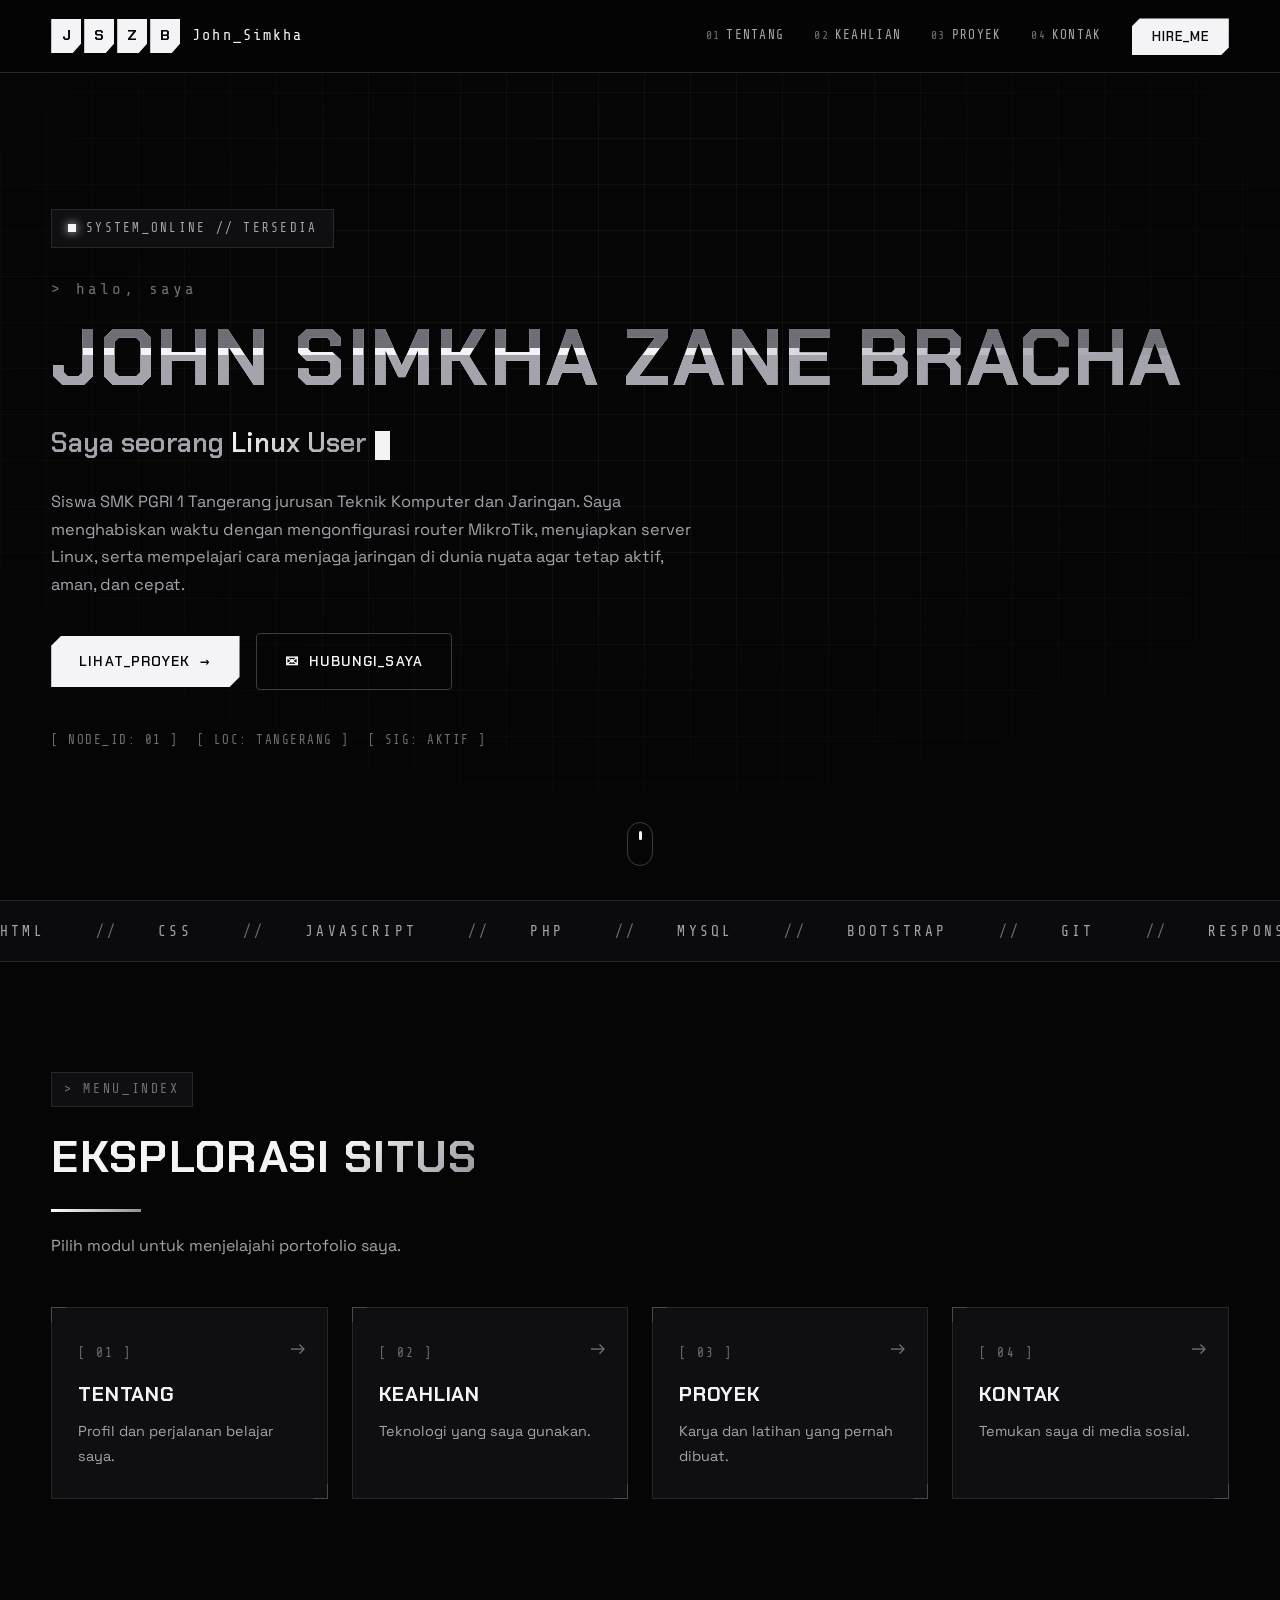
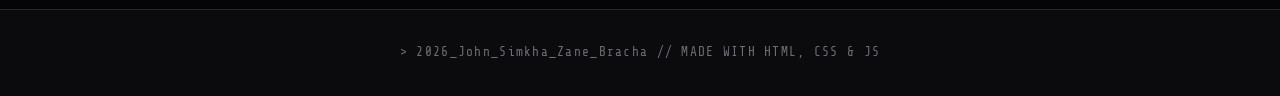
<file: index.html>
<!DOCTYPE html>
<html lang="id">
<head>
  <meta charset="UTF-8">
  <meta name="viewport" content="width=device-width, initial-scale=1.0">
  <meta name="description" content="Portofolio pribadi John Simkha Zane Bracha">
  <title>John Simkha Zane Bracha | Portofolio</title>
  <link rel="preconnect" href="https://fonts.googleapis.com">
  <link rel="preconnect" href="https://fonts.gstatic.com" crossorigin>
  <link href="https://fonts.googleapis.com/css2?family=Chakra+Petch:wght@500;600;700&family=Space+Grotesk:wght@400;500;600;700&family=Share+Tech+Mono&display=swap" rel="stylesheet">
  <link rel="stylesheet" href="css/style.css">
</head>
<body>

  <!-- SCANLINES OVERLAY -->
  <div class="scanlines" aria-hidden="true"></div>

  <!-- GLOW PENGIKUT KURSOR -->
  <div class="cursor-glow" id="cursorGlow"></div>

  <!-- NAVBAR -->
  <header class="navbar" id="navbar">
    <div class="container nav-container">
      <a href="index.html" class="logo">
        <span class="logo-mark">
          <span class="logo-letter">J</span><span class="logo-letter">S</span><span class="logo-letter">Z</span><span class="logo-letter">B</span>
        </span>
        <span class="logo-text">John_Simkha</span>
      </a>
      <button class="menu-toggle" id="menuToggle" aria-label="Buka menu">
        <span></span><span></span><span></span>
      </button>
      <ul class="nav-links" id="navLinks">
        <li><a href="tentang.html" class="nav-link"><span class="nav-idx">01</span> Tentang</a></li>
        <li><a href="keahlian.html" class="nav-link"><span class="nav-idx">02</span> Keahlian</a></li>
        <li><a href="proyek.html" class="nav-link"><span class="nav-idx">03</span> Proyek</a></li>
        <li><a href="kontak.html" class="nav-link"><span class="nav-idx">04</span> Kontak</a></li>
        <li><a href="kontak.html" class="nav-cta">Hire_Me</a></li>
      </ul>
    </div>
  </header>

  <!-- HERO -->
  <section id="hero" class="hero">
    <div class="grid-overlay"></div>

    <div class="container hero-content">
      <span class="hero-badge reveal">
        <span class="pulse-dot"></span> SYSTEM_ONLINE // TERSEDIA
      </span>
      <p class="hero-greeting reveal">&gt; halo, saya</p>
      <h1 class="hero-name reveal" data-text="John Simkha Zane Bracha">John Simkha <span class="gradient-text">Zane Bracha</span></h1>
      <h2 class="hero-role reveal">Saya seorang <span class="gradient-text" id="typeWriter">Linux User dan TJKT Student</span><span class="term-cursor"></span></h2>
      <p class="hero-desc reveal">
        Siswa SMK PGRI 1 Tangerang jurusan Teknik Komputer dan Jaringan. Saya menghabiskan waktu dengan mengonfigurasi router MikroTik, menyiapkan server Linux, serta mempelajari cara menjaga jaringan di dunia nyata agar tetap aktif, aman, dan cepat.
      </p>
      <div class="hero-actions reveal">
        <a href="proyek.html" class="btn btn-primary">
          Lihat_Proyek <span class="btn-arrow">→</span>
        </a>
        <a href="kontak.html" class="btn btn-ghost">
          <span class="btn-icon">✉</span> Hubungi_Saya
        </a>
      </div>
      <div class="hero-status reveal">
        <span class="status-line">[ NODE_ID: 01 ]</span>
        <span class="status-line">[ LOC: TANGERANG ]</span>
        <span class="status-line">[ SIG: AKTIF ]</span>
      </div>
    </div>

    <a href="#explore" class="scroll-indicator" aria-label="Scroll ke bawah">
      <span></span>
    </a>
  </section>

  <!-- MARQUEE TEKNOLOGI -->
  <div class="marquee">
    <div class="marquee-track">
      <span>HTML</span><span>CSS</span><span>JavaScript</span><span>PHP</span><span>MySQL</span><span>Bootstrap</span><span>Git</span><span>Responsive</span>
      <span>HTML</span><span>CSS</span><span>JavaScript</span><span>PHP</span><span>MySQL</span><span>Bootstrap</span><span>Git</span><span>Responsive</span>
    </div>
  </div>

  <!-- EKSPLORASI -->
  <section id="explore" class="section">
    <div class="container">
      <div class="section-head reveal">
        <span class="section-tag">&gt; MENU_INDEX</span>
        <h2 class="section-title">Eksplorasi <span class="gradient-text">Situs</span></h2>
      </div>
      <p class="section-sub reveal">Pilih modul untuk menjelajahi portofolio saya.</p>
      <div class="explore-grid">
        <a href="tentang.html" class="explore-card reveal">
          <span class="explore-idx">[ 01 ]</span>
          <h3>Tentang</h3>
          <p>Profil dan perjalanan belajar saya.</p>
          <span class="explore-arrow">→</span>
        </a>
        <a href="keahlian.html" class="explore-card reveal">
          <span class="explore-idx">[ 02 ]</span>
          <h3>Keahlian</h3>
          <p>Teknologi yang saya gunakan.</p>
          <span class="explore-arrow">→</span>
        </a>
        <a href="proyek.html" class="explore-card reveal">
          <span class="explore-idx">[ 03 ]</span>
          <h3>Proyek</h3>
          <p>Karya dan latihan yang pernah dibuat.</p>
          <span class="explore-arrow">→</span>
        </a>
        <a href="kontak.html" class="explore-card reveal">
          <span class="explore-idx">[ 04 ]</span>
          <h3>Kontak</h3>
          <p>Temukan saya di media sosial.</p>
          <span class="explore-arrow">→</span>
        </a>
      </div>
    </div>
  </section>

  <!-- FOOTER -->
  <footer class="footer">
    <div class="container">
      <p>&gt; 2026_John_Simkha_Zane_Bracha // MADE WITH HTML, CSS &amp; JS</p>
    </div>
  </footer>

  <script src="js/script.js"></script>
</body>
</html>
</file>
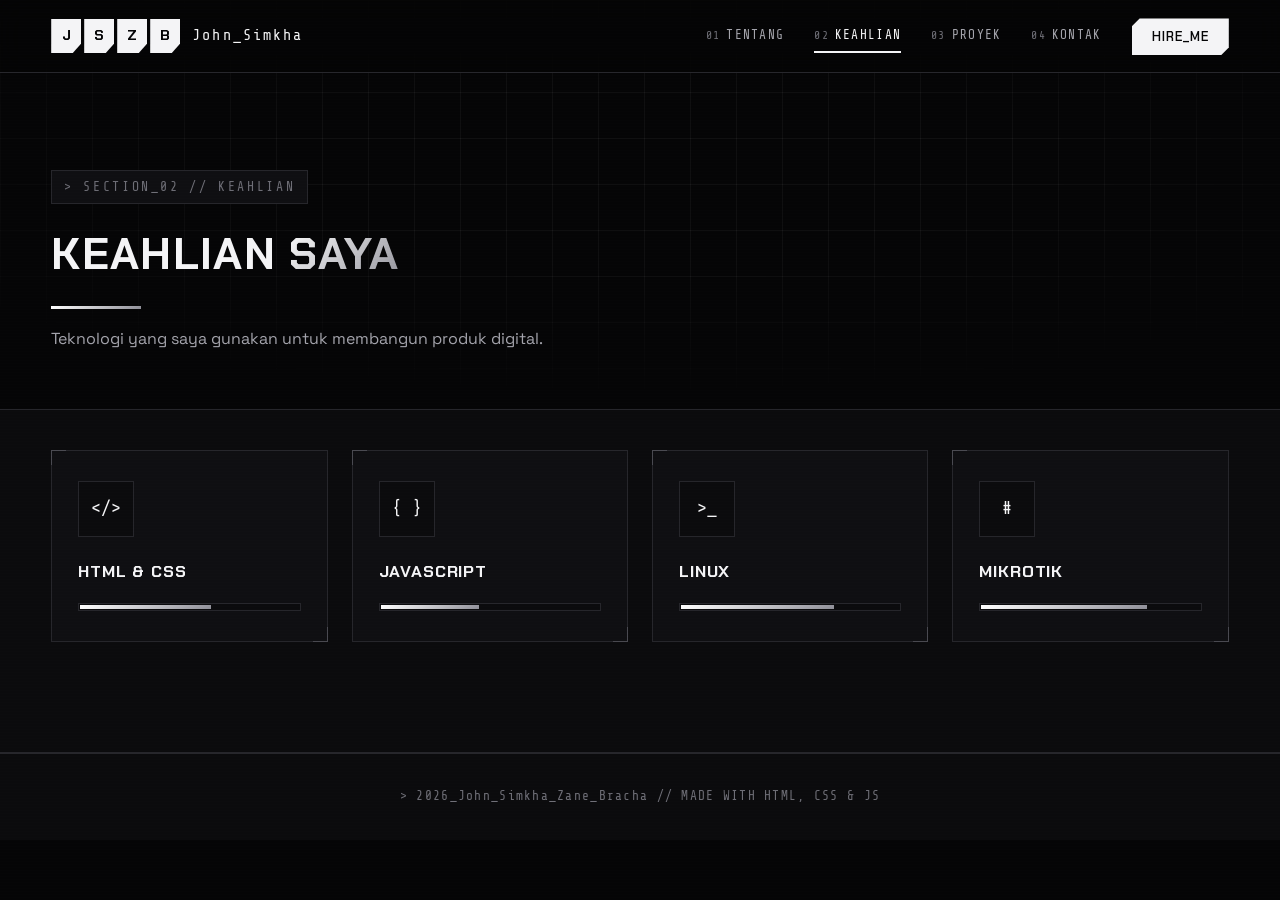
<file: keahlian.html>
<!DOCTYPE html>
<html lang="id">
<head>
  <meta charset="UTF-8">
  <meta name="viewport" content="width=device-width, initial-scale=1.0">
  <meta name="description" content="Keahlian John Simkha Zane Bracha">
  <title>Keahlian | John Simkha</title>
  <link rel="preconnect" href="https://fonts.googleapis.com">
  <link rel="preconnect" href="https://fonts.gstatic.com" crossorigin>
  <link href="https://fonts.googleapis.com/css2?family=Chakra+Petch:wght@500;600;700&family=Space+Grotesk:wght@400;500;600;700&family=Share+Tech+Mono&display=swap" rel="stylesheet">
  <link rel="stylesheet" href="css/style.css">
</head>
<body>

  <!-- SCANLINES OVERLAY -->
  <div class="scanlines" aria-hidden="true"></div>

  <!-- CURSOR CIRCLE -->
  <div class="cursor-glow" id="cursorGlow"></div>

  <!-- NAVBAR -->
  <header class="navbar" id="navbar">
    <div class="container nav-container">
      <a href="index.html" class="logo">
        <span class="logo-mark">
          <span class="logo-letter">J</span><span class="logo-letter">S</span><span class="logo-letter">Z</span><span class="logo-letter">B</span>
        </span>
        <span class="logo-text">John_Simkha</span>
      </a>
      <button class="menu-toggle" id="menuToggle" aria-label="Buka menu">
        <span></span><span></span><span></span>
      </button>
      <ul class="nav-links" id="navLinks">
        <li><a href="tentang.html" class="nav-link"><span class="nav-idx">01</span> Tentang</a></li>
        <li><a href="keahlian.html" class="nav-link"><span class="nav-idx">02</span> Keahlian</a></li>
        <li><a href="proyek.html" class="nav-link"><span class="nav-idx">03</span> Proyek</a></li>
        <li><a href="kontak.html" class="nav-link"><span class="nav-idx">04</span> Kontak</a></li>
        <li><a href="kontak.html" class="nav-cta">Hire_Me</a></li>
      </ul>
    </div>
  </header>

  <!-- PAGE HEADER -->
  <section id="keahlian" class="page-hero">
    <div class="grid-overlay"></div>
    <div class="container">
      <span class="section-tag reveal">&gt; SECTION_02 // KEAHLIAN</span>
      <h2 class="section-title reveal">Keahlian <span class="gradient-text">Saya</span></h2>
      <p class="section-sub reveal">Teknologi yang saya gunakan untuk membangun produk digital.</p>
    </div>
  </section>

  <!-- KEAHLIAN -->
  <section class="section section-alt page-content">
    <div class="container">
      <div class="skills-grid">
        <div class="skill-card reveal">
          <div class="skill-icon"><span>&lt;/&gt;</span></div>
          <h3>HTML &amp; CSS</h3>
          <div class="progress"><div class="progress-bar" data-width="60%"></div></div>
        </div>
        <div class="skill-card reveal">
          <div class="skill-icon"><span>{ }</span></div>
          <h3>JavaScript</h3>
          <div class="progress"><div class="progress-bar" data-width="45%"></div></div>
        </div>
        <div class="skill-card reveal">
          <div class="skill-icon"><span>&gt;_</span></div>
          <h3>Linux</h3>
          <div class="progress"><div class="progress-bar" data-width="70%"></div></div>
        </div>
        <div class="skill-card reveal">
          <div class="skill-icon"><span>#</span></div>
          <h3>MikroTik</h3>
          <div class="progress"><div class="progress-bar" data-width="76%"></div></div>
        </div>
      </div>
    </div>
  </section>

  <!-- FOOTER -->
  <footer class="footer">
    <div class="container">
      <p>&gt; 2026_John_Simkha_Zane_Bracha // MADE WITH HTML, CSS &amp; JS</p>
    </div>
  </footer>

  <script src="js/script.js"></script>
</body>
</html>
</file>
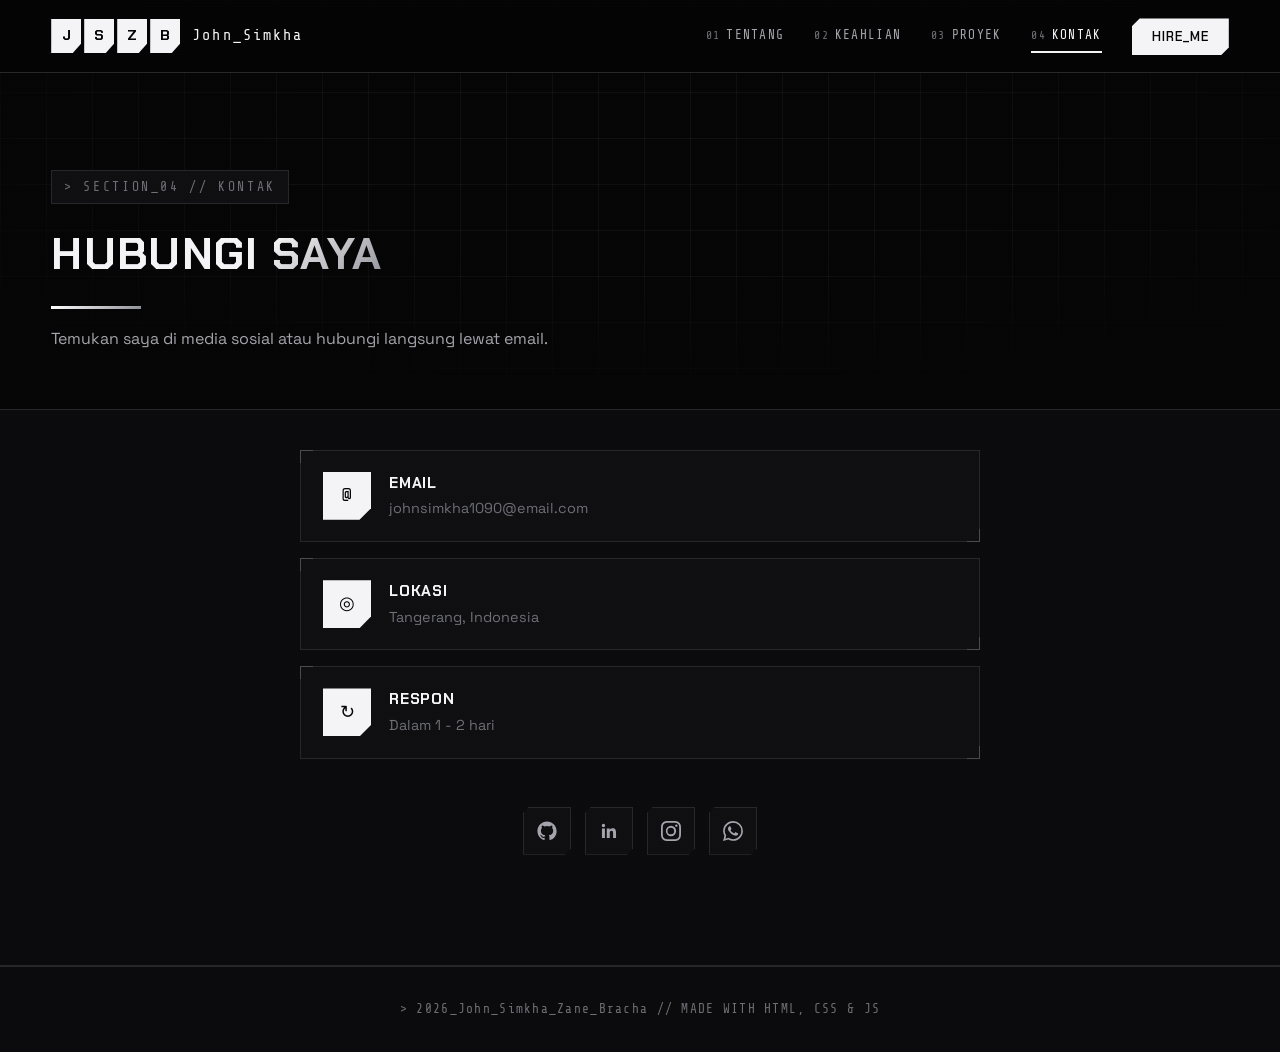
<file: kontak.html>
<!DOCTYPE html>
<html lang="id">
<head>
  <meta charset="UTF-8">
  <meta name="viewport" content="width=device-width, initial-scale=1.0">
  <meta name="description" content="Kontak John Simkha Zane Bracha">
  <title>Kontak | John Simkha</title>
  <link rel="preconnect" href="https://fonts.googleapis.com">
  <link rel="preconnect" href="https://fonts.gstatic.com" crossorigin>
  <link href="https://fonts.googleapis.com/css2?family=Chakra+Petch:wght@500;600;700&family=Space+Grotesk:wght@400;500;600;700&family=Share+Tech+Mono&display=swap" rel="stylesheet">
  <link rel="stylesheet" href="css/style.css">
</head>
<body>

  <!-- SCANLINES OVERLAY -->
  <div class="scanlines" aria-hidden="true"></div>

  <!-- CURSOR CIRCLE -->
  <div class="cursor-glow" id="cursorGlow"></div>

  <!-- NAVBAR -->
  <header class="navbar" id="navbar">
    <div class="container nav-container">
      <a href="index.html" class="logo">
        <span class="logo-mark">
          <span class="logo-letter">J</span><span class="logo-letter">S</span><span class="logo-letter">Z</span><span class="logo-letter">B</span>
        </span>
        <span class="logo-text">John_Simkha</span>
      </a>
      <button class="menu-toggle" id="menuToggle" aria-label="Buka menu">
        <span></span><span></span><span></span>
      </button>
      <ul class="nav-links" id="navLinks">
        <li><a href="tentang.html" class="nav-link"><span class="nav-idx">01</span> Tentang</a></li>
        <li><a href="keahlian.html" class="nav-link"><span class="nav-idx">02</span> Keahlian</a></li>
        <li><a href="proyek.html" class="nav-link"><span class="nav-idx">03</span> Proyek</a></li>
        <li><a href="kontak.html" class="nav-link"><span class="nav-idx">04</span> Kontak</a></li>
        <li><a href="kontak.html" class="nav-cta">Hire_Me</a></li>
      </ul>
    </div>
  </header>

  <!-- PAGE HEADER -->
  <section id="kontak" class="page-hero">
    <div class="grid-overlay"></div>
    <div class="container">
      <span class="section-tag reveal">&gt; SECTION_04 // KONTAK</span>
      <h2 class="section-title reveal">Hubungi <span class="gradient-text">Saya</span></h2>
      <p class="section-sub reveal">Temukan saya di media sosial atau hubungi langsung lewat email.</p>
    </div>
  </section>

  <!-- KONTAK -->
  <section class="section section-alt page-content">
    <div class="container">
      <div class="contact-info reveal">
        <div class="contact-item">
          <span class="contact-icon">@</span>
          <div><strong>Email</strong><p>johnsimkha1090@email.com</p></div>
        </div>
        <div class="contact-item">
          <span class="contact-icon">◎</span>
          <div><strong>Lokasi</strong><p>Tangerang, Indonesia</p></div>
        </div>
        <div class="contact-item">
          <span class="contact-icon">↻</span>
          <div><strong>Respon</strong><p>Dalam 1 - 2 hari</p></div>
        </div>
      </div>
      <div class="contact-social reveal">
        <a href="https://github.com/alephszb" target="_blank" rel="noopener" aria-label="GitHub" title="GitHub"><svg viewBox="0 0 24 24" width="20" height="20" fill="currentColor"><path d="M12 .5C5.65.5.5 5.65.5 12c0 5.08 3.29 9.39 7.86 10.91.58.11.79-.25.79-.56 0-.27-.01-1.17-.02-2.12-3.2.7-3.87-1.36-3.87-1.36-.52-1.33-1.28-1.68-1.28-1.68-1.04-.71.08-.7.08-.7 1.15.08 1.76 1.19 1.76 1.19 1.03 1.76 2.7 1.25 3.36.96.1-.75.4-1.25.72-1.54-2.55-.29-5.23-1.28-5.23-5.68 0-1.26.45-2.28 1.19-3.09-.12-.29-.52-1.46.11-3.05 0 0 .97-.31 3.18 1.18a11.1 11.1 0 0 1 5.8 0c2.2-1.49 3.17-1.18 3.17-1.18.63 1.59.23 2.76.11 3.05.74.81 1.19 1.83 1.19 3.09 0 4.41-2.69 5.38-5.25 5.67.41.35.77 1.04.77 2.1 0 1.52-.01 2.74-.01 3.11 0 .31.21.68.8.56A10.5 10.5 0 0 0 23.5 12C23.5 5.65 18.35.5 12 .5z"/></svg></a>
        <a href="https://www.linkedin.com/in/john-simkha-154985428/" target="_blank" rel="noopener" aria-label="LinkedIn" title="LinkedIn"><svg viewBox="0 0 24 24" width="20" height="20" fill="currentColor"><path d="M20.45 20.45h-3.55v-5.57c0-1.33-.03-3.04-1.85-3.04-1.85 0-2.14 1.45-2.14 2.94v5.67H9.35V9h3.41v1.56h.05c.48-.9 1.64-1.85 3.37-1.85 3.6 0 4.27 2.37 4.27 5.46v6.28zM5.34 7.43a2.06 2.06 0 1 1 0-4.12 2.06 2.06 0 0 1 0 4.12zM7.12 20.45H3.55V9h3.57v11.45z"/></svg></a>
        <a href="https://www.instagram.com/alephszb" target="_blank" rel="noopener" aria-label="Instagram" title="Instagram"><svg viewBox="0 0 24 24" width="20" height="20" fill="currentColor"><path d="M12 2.16c3.2 0 3.58.01 4.85.07 1.17.05 1.8.25 2.23.41.56.22.96.48 1.38.9.42.42.68.82.9 1.38.16.42.36 1.06.41 2.23.06 1.27.07 1.65.07 4.85s-.01 3.58-.07 4.85c-.05 1.17-.25 1.8-.41 2.23-.22.56-.48.96-.9 1.38-.42.42-.82.68-1.38.9-.42.16-1.06.36-2.23.41-1.27.06-1.65.07-4.85.07s-3.58-.01-4.85-.07c-1.17-.05-1.8-.25-2.23-.41a3.72 3.72 0 0 1-1.38-.9 3.72 3.72 0 0 1-.9-1.38c-.16-.42-.36-1.06-.41-2.23-.06-1.27-.07-1.65-.07-4.85s.01-3.58.07-4.85c.05-1.17.25-1.8.41-2.23.22-.56.48-.96.9-1.38.42-.42.82-.68 1.38-.9.42-.16 1.06-.36 2.23-.41 1.27-.06 1.65-.07 4.85-.07zM12 0C8.74 0 8.33.01 7.05.07 5.78.13 4.9.33 4.14.63a5.9 5.9 0 0 0-2.13 1.39A5.9 5.9 0 0 0 .63 4.13C.33 4.9.13 5.78.07 7.05.01 8.33 0 8.74 0 12s.01 3.67.07 4.95c.06 1.27.26 2.15.56 2.91.31.8.73 1.48 1.38 2.13a5.9 5.9 0 0 0 2.13 1.39c.77.3 1.64.5 2.91.56C8.33 23.99 8.74 24 12 24s3.67-.01 4.95-.07c1.27-.06 2.15-.26 2.91-.56a5.9 5.9 0 0 0 2.13-1.39 5.9 5.9 0 0 0 1.38-2.13c.3-.76.5-1.64.56-2.91.06-1.28.07-1.69.07-4.95s-.01-3.67-.07-4.95c-.06-1.27-.26-2.15-.56-2.91a5.9 5.9 0 0 0-1.38-2.13A5.9 5.9 0 0 0 19.86.63c-.76-.3-1.64-.5-2.91-.56C15.67.01 15.26 0 12 0zm0 5.84A6.16 6.16 0 1 0 12 18.16 6.16 6.16 0 0 0 12 5.84zm0 10.15a4 4 0 1 1 0-7.99 4 4 0 0 1 0 7.99zm7.85-10.4a1.44 1.44 0 1 1-2.88 0 1.44 1.44 0 0 1 2.88 0z"/></svg></a>
        <a href="https://wa.me/6281381762200" target="_blank" rel="noopener" aria-label="WhatsApp" title="WhatsApp"><svg viewBox="0 0 24 24" width="20" height="20" fill="currentColor"><path d="M17.472 14.382c-.297-.149-1.758-.867-2.03-.967-.273-.099-.471-.148-.67.15-.197.297-.767.966-.94 1.164-.173.199-.347.223-.644.075-.297-.15-1.255-.463-2.39-1.475-.883-.788-1.48-1.761-1.653-2.059-.173-.297-.018-.458.13-.606.134-.133.297-.347.446-.52.149-.174.198-.298.297-.497.1-.198.05-.371-.025-.52-.075-.149-.669-1.612-.916-2.207-.242-.579-.487-.5-.669-.51-.173-.008-.371-.01-.57-.01-.198 0-.52.074-.792.372-.272.297-1.04 1.016-1.04 2.479 0 1.462 1.065 2.875 1.213 3.074.149.198 2.096 3.2 5.077 4.487.709.306 1.262.489 1.694.625.712.227 1.36.195 1.871.118.571-.085 1.758-.719 2.006-1.413.248-.694.248-1.289.173-1.413-.074-.124-.272-.198-.57-.347m-5.421 7.403h-.004a9.87 9.87 0 01-5.031-1.378l-.361-.214-3.741.982.998-3.648-.235-.374a9.86 9.86 0 01-1.51-5.26c.001-5.45 4.436-9.884 9.888-9.884 2.64 0 5.122 1.03 6.988 2.898a9.825 9.825 0 012.893 6.994c-.003 5.45-4.437 9.884-9.885 9.884m8.413-18.297A11.815 11.815 0 0012.05 0C5.495 0 .16 5.335.157 11.892c0 2.096.547 4.142 1.588 5.945L.057 24l6.305-1.654a11.882 11.882 0 005.683 1.448h.005c6.554 0 11.89-5.335 11.893-11.893a11.821 11.821 0 00-3.48-8.413z"/></svg></a>
      </div>
    </div>
  </section>

  <!-- FOOTER -->
  <footer class="footer">
    <div class="container">
      <p>&gt; 2026_John_Simkha_Zane_Bracha // MADE WITH HTML, CSS &amp; JS</p>
    </div>
  </footer>

  <script src="js/script.js"></script>
</body>
</html>
</file>
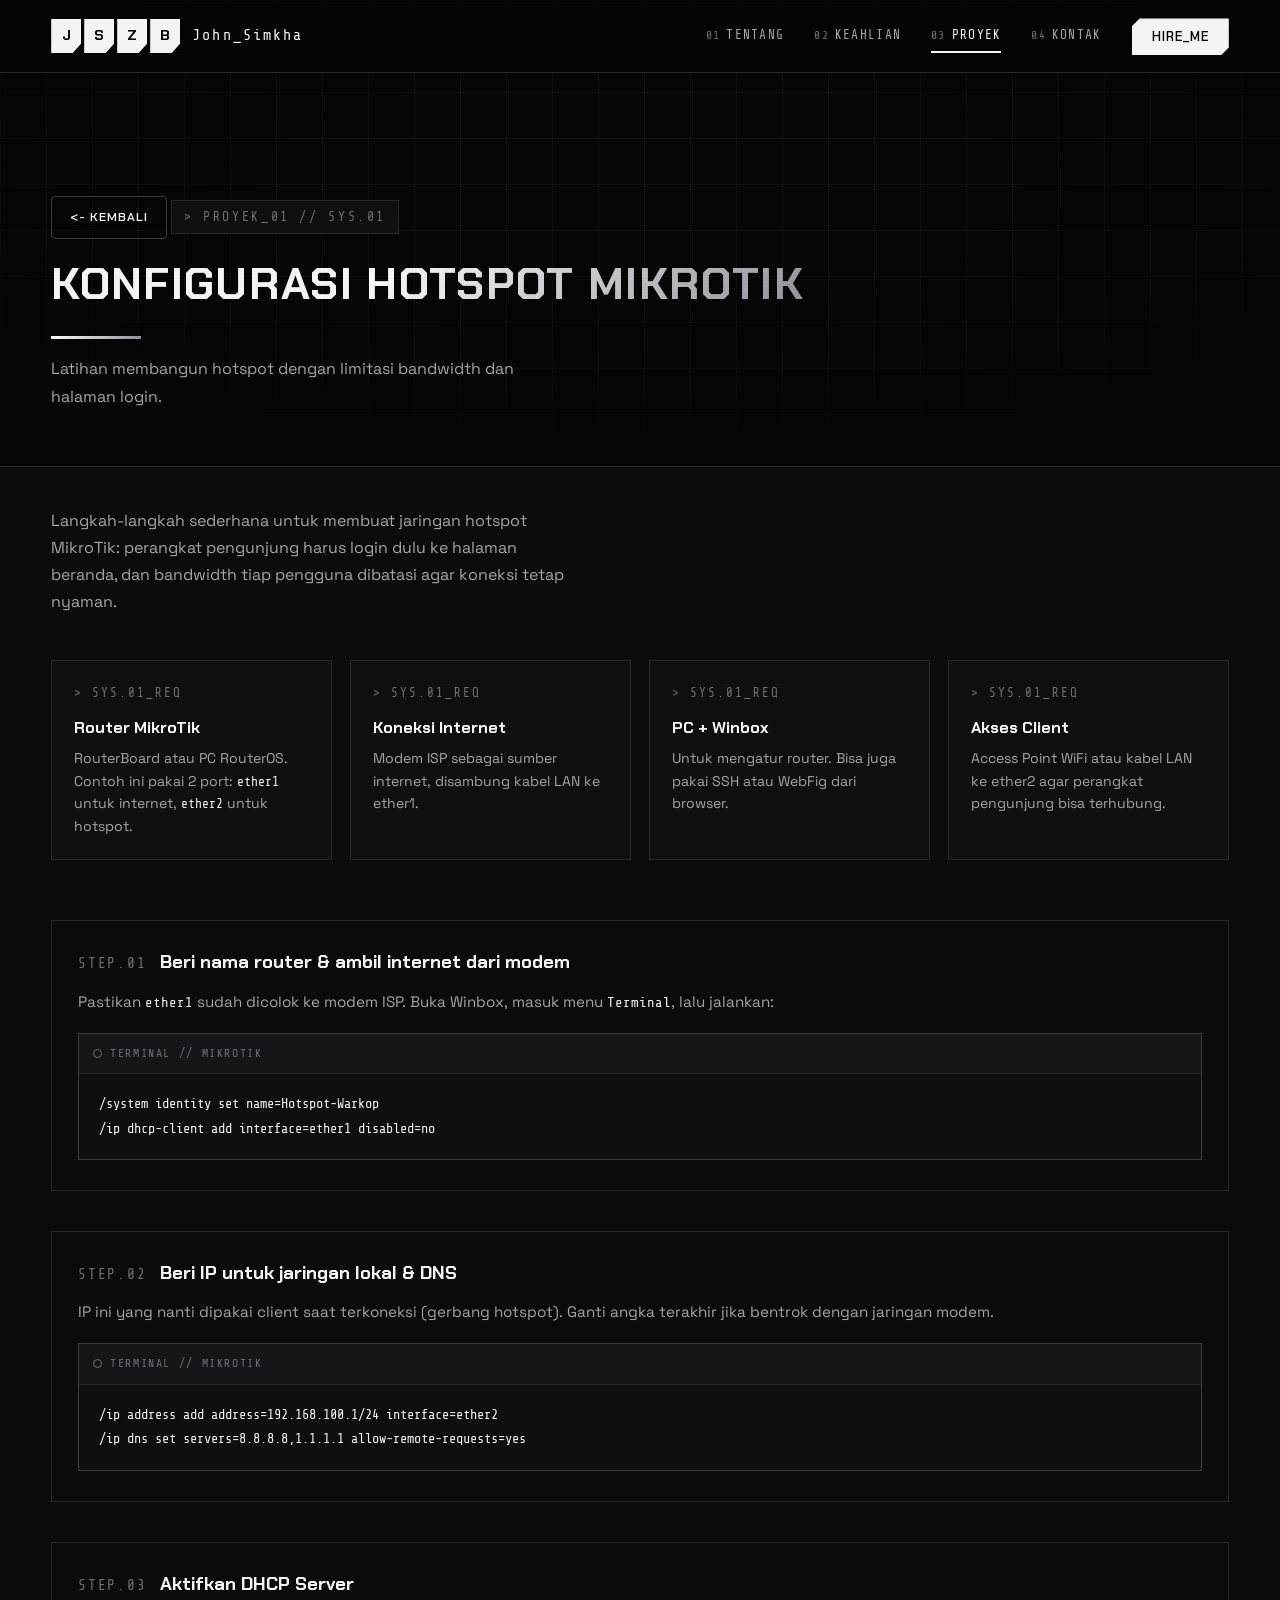
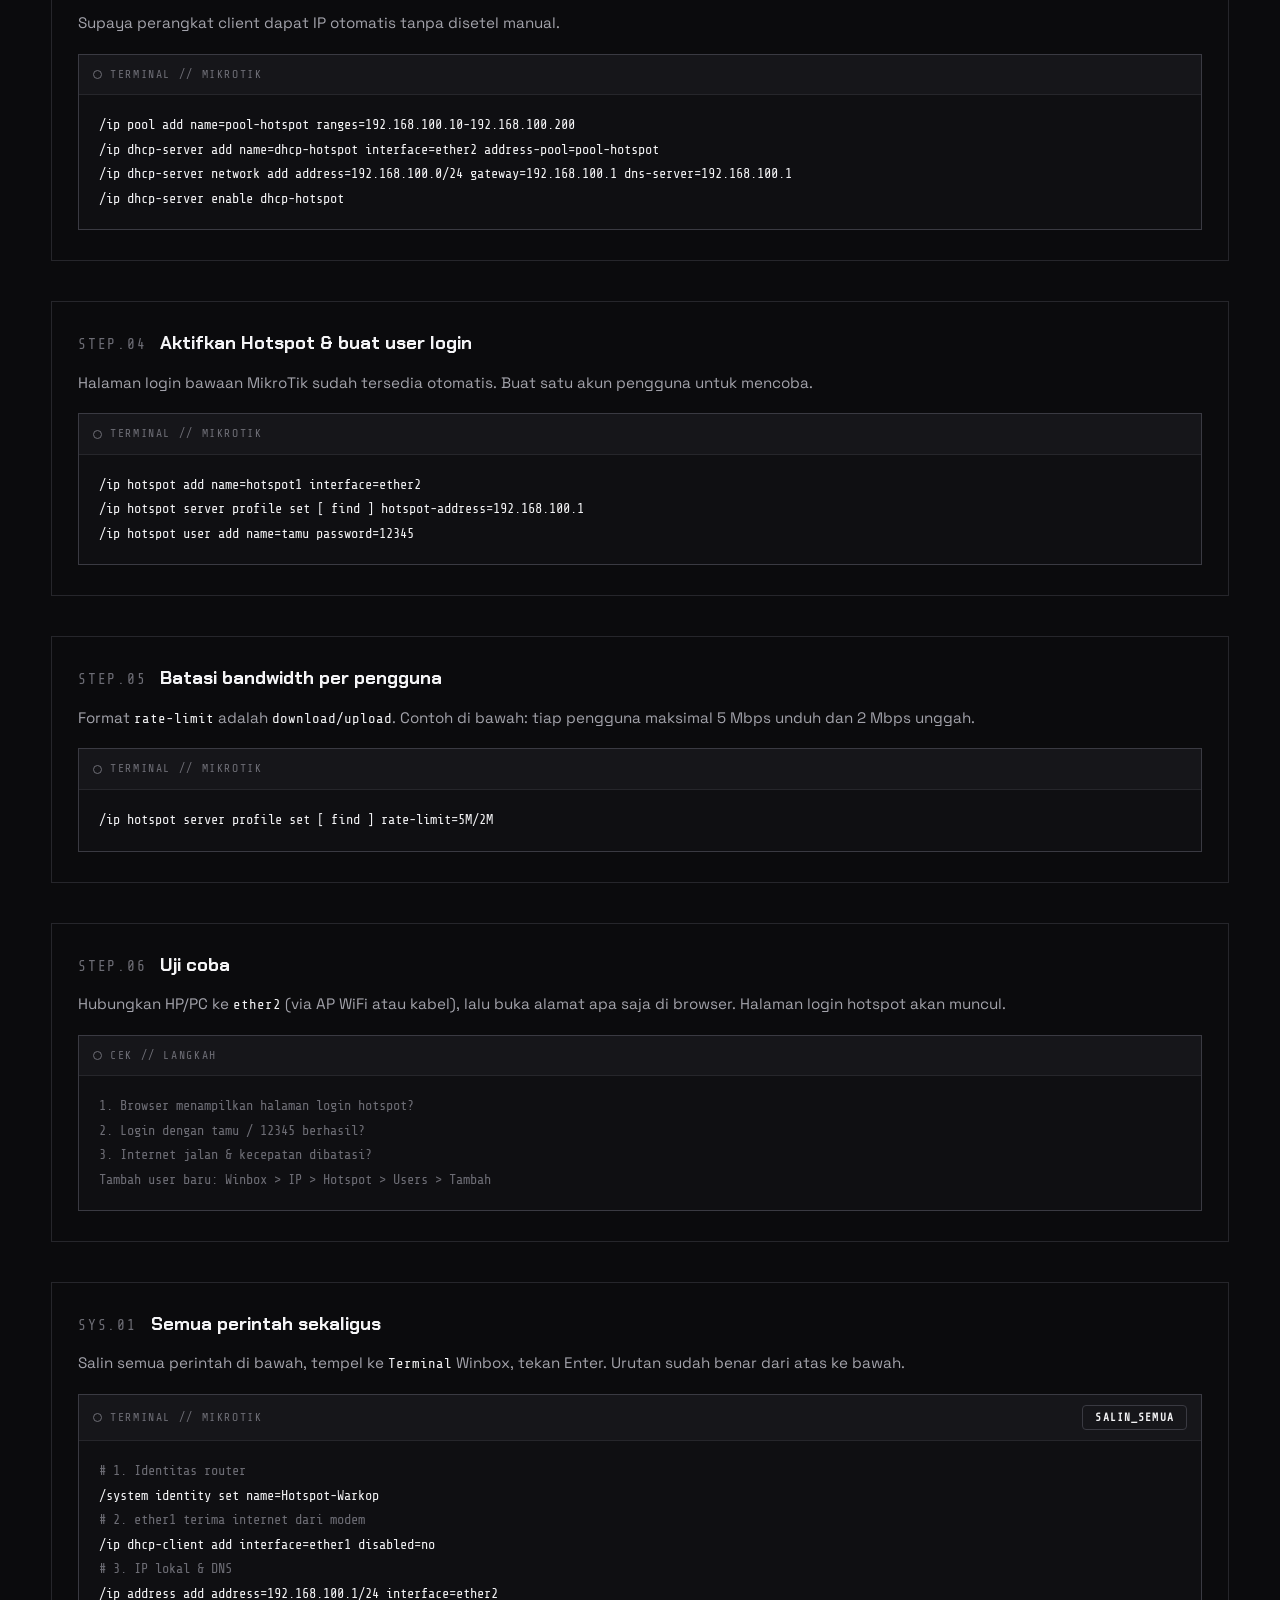
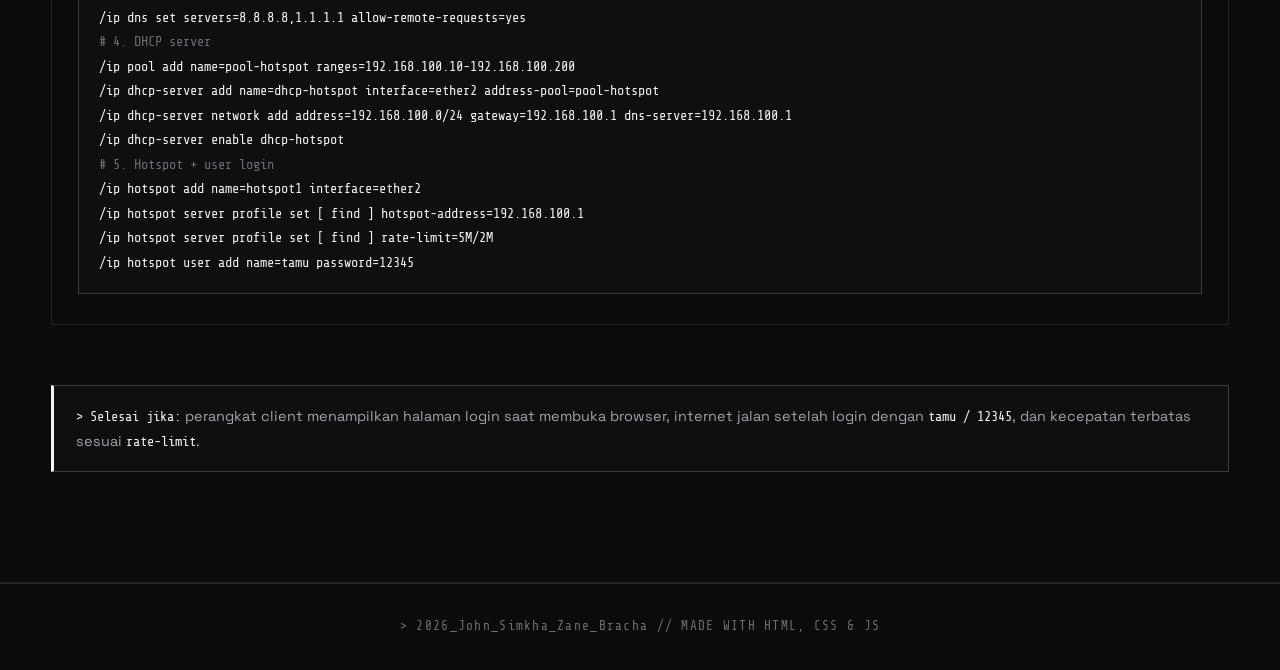
<file: proyek-1.html>
<!DOCTYPE html>
<html lang="id">
<head>
  <meta charset="UTF-8">
  <meta name="viewport" content="width=device-width, initial-scale=1.0">
  <meta name="description" content="Konfigurasi Hotspot MikroTik - John Simkha Zane Bracha">
  <title>Proyek 01 | John Simkha</title>
  <link rel="preconnect" href="https://fonts.googleapis.com">
  <link rel="preconnect" href="https://fonts.gstatic.com" crossorigin>
  <link href="https://fonts.googleapis.com/css2?family=Chakra+Petch:wght@500;600;700&family=Space+Grotesk:wght@400;500;600;700&family=Share+Tech+Mono&display=swap" rel="stylesheet">
  <link rel="stylesheet" href="css/style.css">
</head>
<body>

  <!-- SCANLINES OVERLAY -->
  <div class="scanlines" aria-hidden="true"></div>

  <!-- CURSOR CIRCLE -->
  <div class="cursor-glow" id="cursorGlow"></div>

  <!-- NAVBAR -->
  <header class="navbar" id="navbar">
    <div class="container nav-container">
      <a href="index.html" class="logo">
        <span class="logo-mark">
          <span class="logo-letter">J</span><span class="logo-letter">S</span><span class="logo-letter">Z</span><span class="logo-letter">B</span>
        </span>
        <span class="logo-text">John_Simkha</span>
      </a>
      <button class="menu-toggle" id="menuToggle" aria-label="Buka menu">
        <span></span><span></span><span></span>
      </button>
      <ul class="nav-links" id="navLinks">
        <li><a href="tentang.html" class="nav-link"><span class="nav-idx">01</span> Tentang</a></li>
        <li><a href="keahlian.html" class="nav-link"><span class="nav-idx">02</span> Keahlian</a></li>
        <li><a href="proyek.html" class="nav-link"><span class="nav-idx">03</span> Proyek</a></li>
        <li><a href="kontak.html" class="nav-link"><span class="nav-idx">04</span> Kontak</a></li>
        <li><a href="kontak.html" class="nav-cta">Hire_Me</a></li>
      </ul>
    </div>
  </header>

  <!-- PAGE HEADER -->
  <section id="proyek" class="page-hero">
    <div class="grid-overlay"></div>
    <div class="container">
      <a href="proyek.html" class="btn btn-ghost btn-sm">&lt;- Kembali</a>
      <span class="section-tag reveal">&gt; PROYEK_01 // SYS.01</span>
      <h2 class="section-title reveal">Konfigurasi <span class="gradient-text">Hotspot MikroTik</span></h2>
      <p class="section-sub reveal">Latihan membangun hotspot dengan limitasi bandwidth dan halaman login.</p>
    </div>
  </section>

  <!-- ISI PROYEK -->
  <section class="section section-alt page-content">
    <div class="container">

      <div class="guide-intro reveal">
        <p class="section-sub">Langkah-langkah sederhana untuk membuat jaringan hotspot MikroTik: perangkat pengunjung harus login dulu ke halaman beranda, dan bandwidth tiap pengguna dibatasi agar koneksi tetap nyaman.</p>
      </div>

      <!-- YANG DIBUTUHKAN -->
      <div class="req-grid">
        <div class="req-card reveal">
          <span class="req-code">&gt; SYS.01_REQ</span>
          <h4>Router MikroTik</h4>
          <p>RouterBoard atau PC RouterOS. Contoh ini pakai 2 port: <span class="mono">ether1</span> untuk internet, <span class="mono">ether2</span> untuk hotspot.</p>
        </div>
        <div class="req-card reveal">
          <span class="req-code">&gt; SYS.01_REQ</span>
          <h4>Koneksi Internet</h4>
          <p>Modem ISP sebagai sumber internet, disambung kabel LAN ke ether1.</p>
        </div>
        <div class="req-card reveal">
          <span class="req-code">&gt; SYS.01_REQ</span>
          <h4>PC + Winbox</h4>
          <p>Untuk mengatur router. Bisa juga pakai SSH atau WebFig dari browser.</p>
        </div>
        <div class="req-card reveal">
          <span class="req-code">&gt; SYS.01_REQ</span>
          <h4>Akses Client</h4>
          <p>Access Point WiFi atau kabel LAN ke ether2 agar perangkat pengunjung bisa terhubung.</p>
        </div>
      </div>

      <!-- LANGKAH-LANGKAH -->
      <div class="steps">

        <article class="guide-step reveal">
          <div class="step-head">
            <span class="step-num">STEP.01</span>
            <h3>Beri nama router &amp; ambil internet dari modem</h3>
          </div>
          <p>Pastikan <span class="mono">ether1</span> sudah dicolok ke modem ISP. Buka Winbox, masuk menu <span class="mono">Terminal</span>, lalu jalankan:</p>
          <div class="term">
            <div class="term-bar"><span class="term-dot"></span> TERMINAL // MIKROTIK</div>
            <pre>/system identity set name=Hotspot-Warkop
/ip dhcp-client add interface=ether1 disabled=no</pre>
          </div>
        </article>

        <article class="guide-step reveal">
          <div class="step-head">
            <span class="step-num">STEP.02</span>
            <h3>Beri IP untuk jaringan lokal &amp; DNS</h3>
          </div>
          <p>IP ini yang nanti dipakai client saat terkoneksi (gerbang hotspot). Ganti angka terakhir jika bentrok dengan jaringan modem.</p>
          <div class="term">
            <div class="term-bar"><span class="term-dot"></span> TERMINAL // MIKROTIK</div>
            <pre>/ip address add address=192.168.100.1/24 interface=ether2
/ip dns set servers=8.8.8.8,1.1.1.1 allow-remote-requests=yes</pre>
          </div>
        </article>

        <article class="guide-step reveal">
          <div class="step-head">
            <span class="step-num">STEP.03</span>
            <h3>Aktifkan DHCP Server</h3>
          </div>
          <p>Supaya perangkat client dapat IP otomatis tanpa disetel manual.</p>
          <div class="term">
            <div class="term-bar"><span class="term-dot"></span> TERMINAL // MIKROTIK</div>
            <pre>/ip pool add name=pool-hotspot ranges=192.168.100.10-192.168.100.200
/ip dhcp-server add name=dhcp-hotspot interface=ether2 address-pool=pool-hotspot
/ip dhcp-server network add address=192.168.100.0/24 gateway=192.168.100.1 dns-server=192.168.100.1
/ip dhcp-server enable dhcp-hotspot</pre>
          </div>
        </article>

        <article class="guide-step reveal">
          <div class="step-head">
            <span class="step-num">STEP.04</span>
            <h3>Aktifkan Hotspot &amp; buat user login</h3>
          </div>
          <p>Halaman login bawaan MikroTik sudah tersedia otomatis. Buat satu akun pengguna untuk mencoba.</p>
          <div class="term">
            <div class="term-bar"><span class="term-dot"></span> TERMINAL // MIKROTIK</div>
            <pre>/ip hotspot add name=hotspot1 interface=ether2
/ip hotspot server profile set [ find ] hotspot-address=192.168.100.1
/ip hotspot user add name=tamu password=12345</pre>
          </div>
        </article>

        <article class="guide-step reveal">
          <div class="step-head">
            <span class="step-num">STEP.05</span>
            <h3>Batasi bandwidth per pengguna</h3>
          </div>
          <p>Format <span class="mono">rate-limit</span> adalah <span class="mono">download/upload</span>. Contoh di bawah: tiap pengguna maksimal 5 Mbps unduh dan 2 Mbps unggah.</p>
          <div class="term">
            <div class="term-bar"><span class="term-dot"></span> TERMINAL // MIKROTIK</div>
            <pre>/ip hotspot server profile set [ find ] rate-limit=5M/2M</pre>
          </div>
        </article>

        <article class="guide-step reveal">
          <div class="step-head">
            <span class="step-num">STEP.06</span>
            <h3>Uji coba</h3>
          </div>
          <p>Hubungkan HP/PC ke <span class="mono">ether2</span> (via AP WiFi atau kabel), lalu buka alamat apa saja di browser. Halaman login hotspot akan muncul.</p>
          <div class="term">
            <div class="term-bar"><span class="term-dot"></span> CEK // LANGKAH</div>
            <pre><span class="c">1. Browser menampilkan halaman login hotspot?</span>
<span class="c">2. Login dengan tamu / 12345 berhasil?</span>
<span class="c">3. Internet jalan &amp; kecepatan dibatasi?</span>
<span class="c">Tambah user baru: Winbox &gt; IP &gt; Hotspot &gt; Users &gt; Tambah</span></pre>
          </div>
        </article>

        <article class="guide-step reveal">
          <div class="step-head">
            <span class="step-num">SYS.01</span>
            <h3>Semua perintah sekaligus</h3>
          </div>
          <p>Salin semua perintah di bawah, tempel ke <span class="mono">Terminal</span> Winbox, tekan Enter. Urutan sudah benar dari atas ke bawah.</p>
          <div class="term">
            <div class="term-bar">
              <span class="term-dot"></span> TERMINAL // MIKROTIK
              <button class="btn btn-sm btn-ghost copy-btn" id="copyHotspot" type="button">Salin_Semua</button>
            </div>
            <pre id="hotspotScript"><span class="c"># 1. Identitas router</span>
/system identity set name=Hotspot-Warkop
<span class="c"># 2. ether1 terima internet dari modem</span>
/ip dhcp-client add interface=ether1 disabled=no
<span class="c"># 3. IP lokal &amp; DNS</span>
/ip address add address=192.168.100.1/24 interface=ether2
/ip dns set servers=8.8.8.8,1.1.1.1 allow-remote-requests=yes
<span class="c"># 4. DHCP server</span>
/ip pool add name=pool-hotspot ranges=192.168.100.10-192.168.100.200
/ip dhcp-server add name=dhcp-hotspot interface=ether2 address-pool=pool-hotspot
/ip dhcp-server network add address=192.168.100.0/24 gateway=192.168.100.1 dns-server=192.168.100.1
/ip dhcp-server enable dhcp-hotspot
<span class="c"># 5. Hotspot + user login</span>
/ip hotspot add name=hotspot1 interface=ether2
/ip hotspot server profile set [ find ] hotspot-address=192.168.100.1
/ip hotspot server profile set [ find ] rate-limit=5M/2M
/ip hotspot user add name=tamu password=12345</pre>
          </div>
        </article>

      </div>

      <!-- CATATAN -->
      <div class="note reveal">
        <span class="mono">&gt; Selesai jika:</span> perangkat client menampilkan halaman login saat membuka browser, internet jalan setelah login dengan <span class="mono">tamu / 12345</span>, dan kecepatan terbatas sesuai <span class="mono">rate-limit</span>.
      </div>

    </div>
  </section>

  <!-- FOOTER -->
  <footer class="footer">
    <div class="container">
      <p>&gt; 2026_John_Simkha_Zane_Bracha // MADE WITH HTML, CSS &amp; JS</p>
    </div>
  </footer>

  <script src="js/script.js"></script>
  <script>
    var copyBtn = document.getElementById('copyHotspot');
    if (copyBtn) {
      copyBtn.addEventListener('click', function () {
        var text = document.getElementById('hotspotScript').innerText;
        navigator.clipboard.writeText(text);
        copyBtn.textContent = 'Tersalin!';
        setTimeout(function () { copyBtn.textContent = 'Salin_Semua'; }, 1800);
      });
    }
  </script>
</body>
</html>
</file>
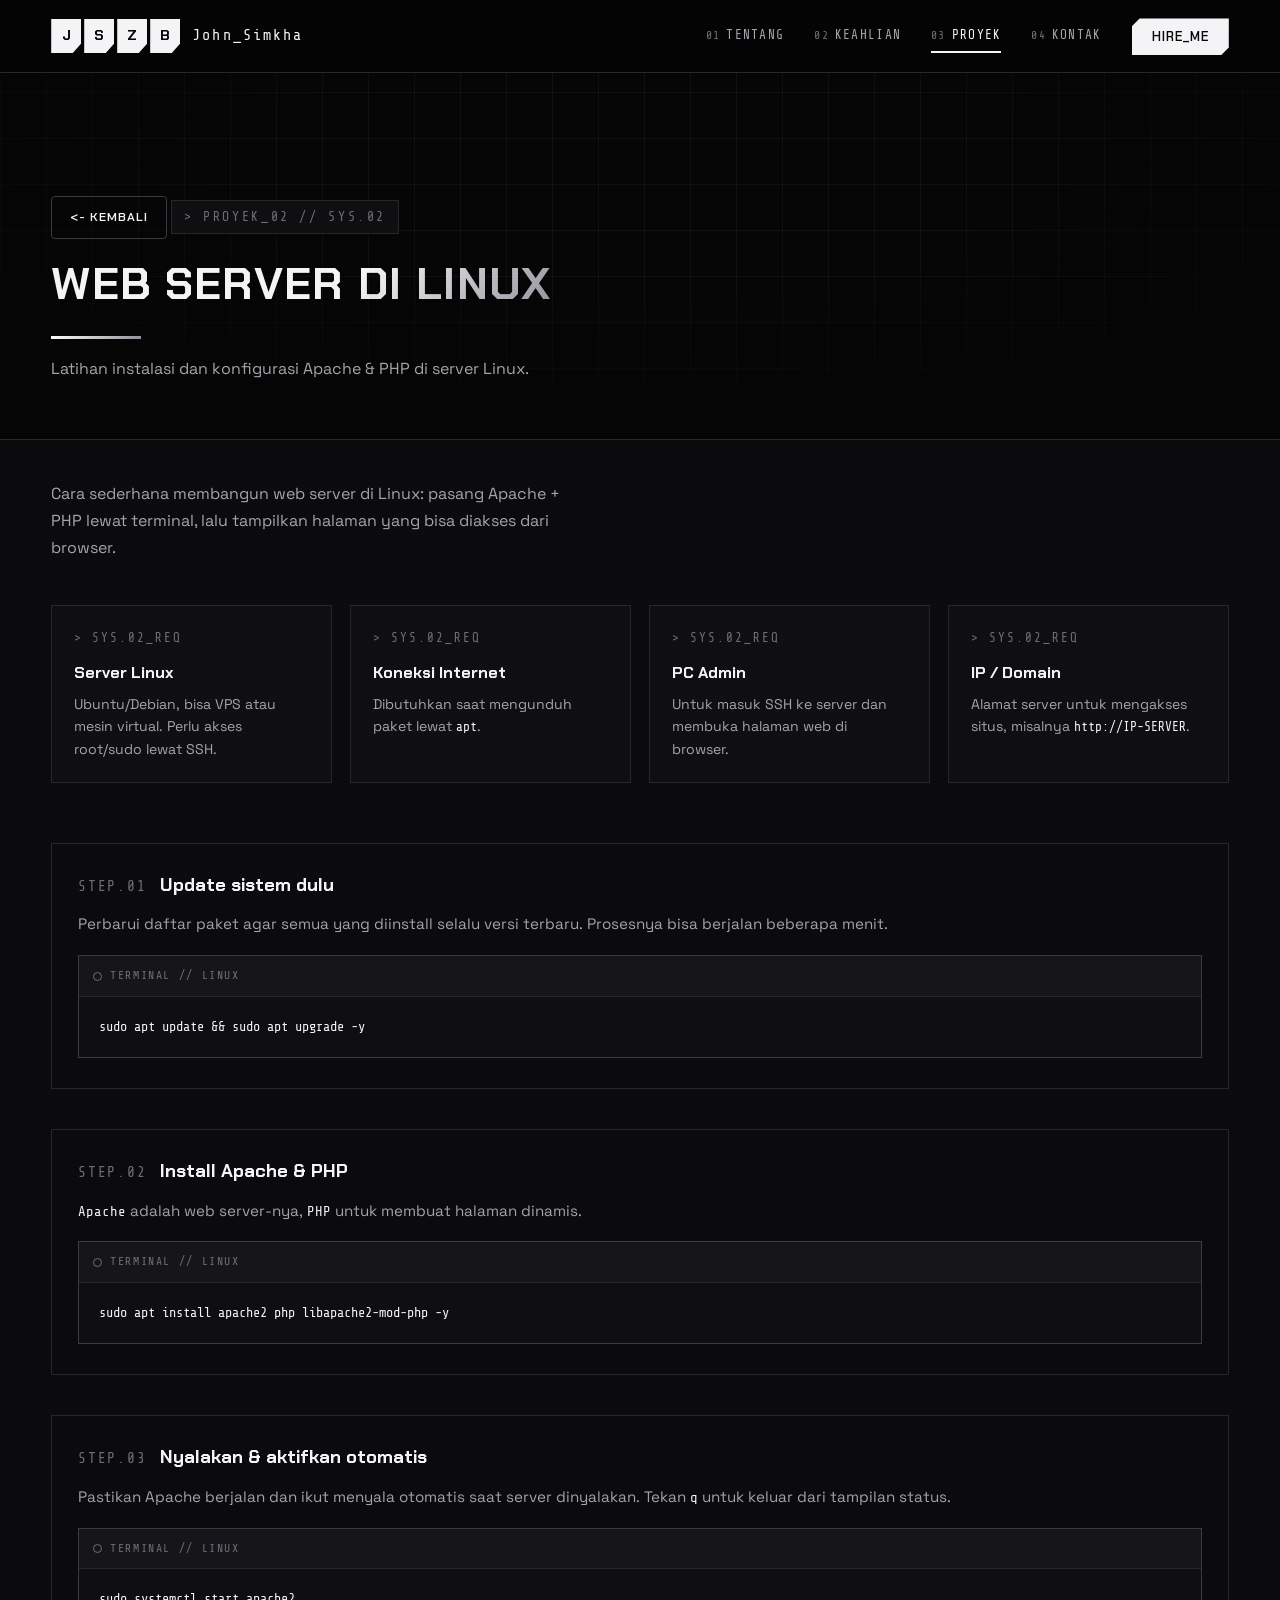
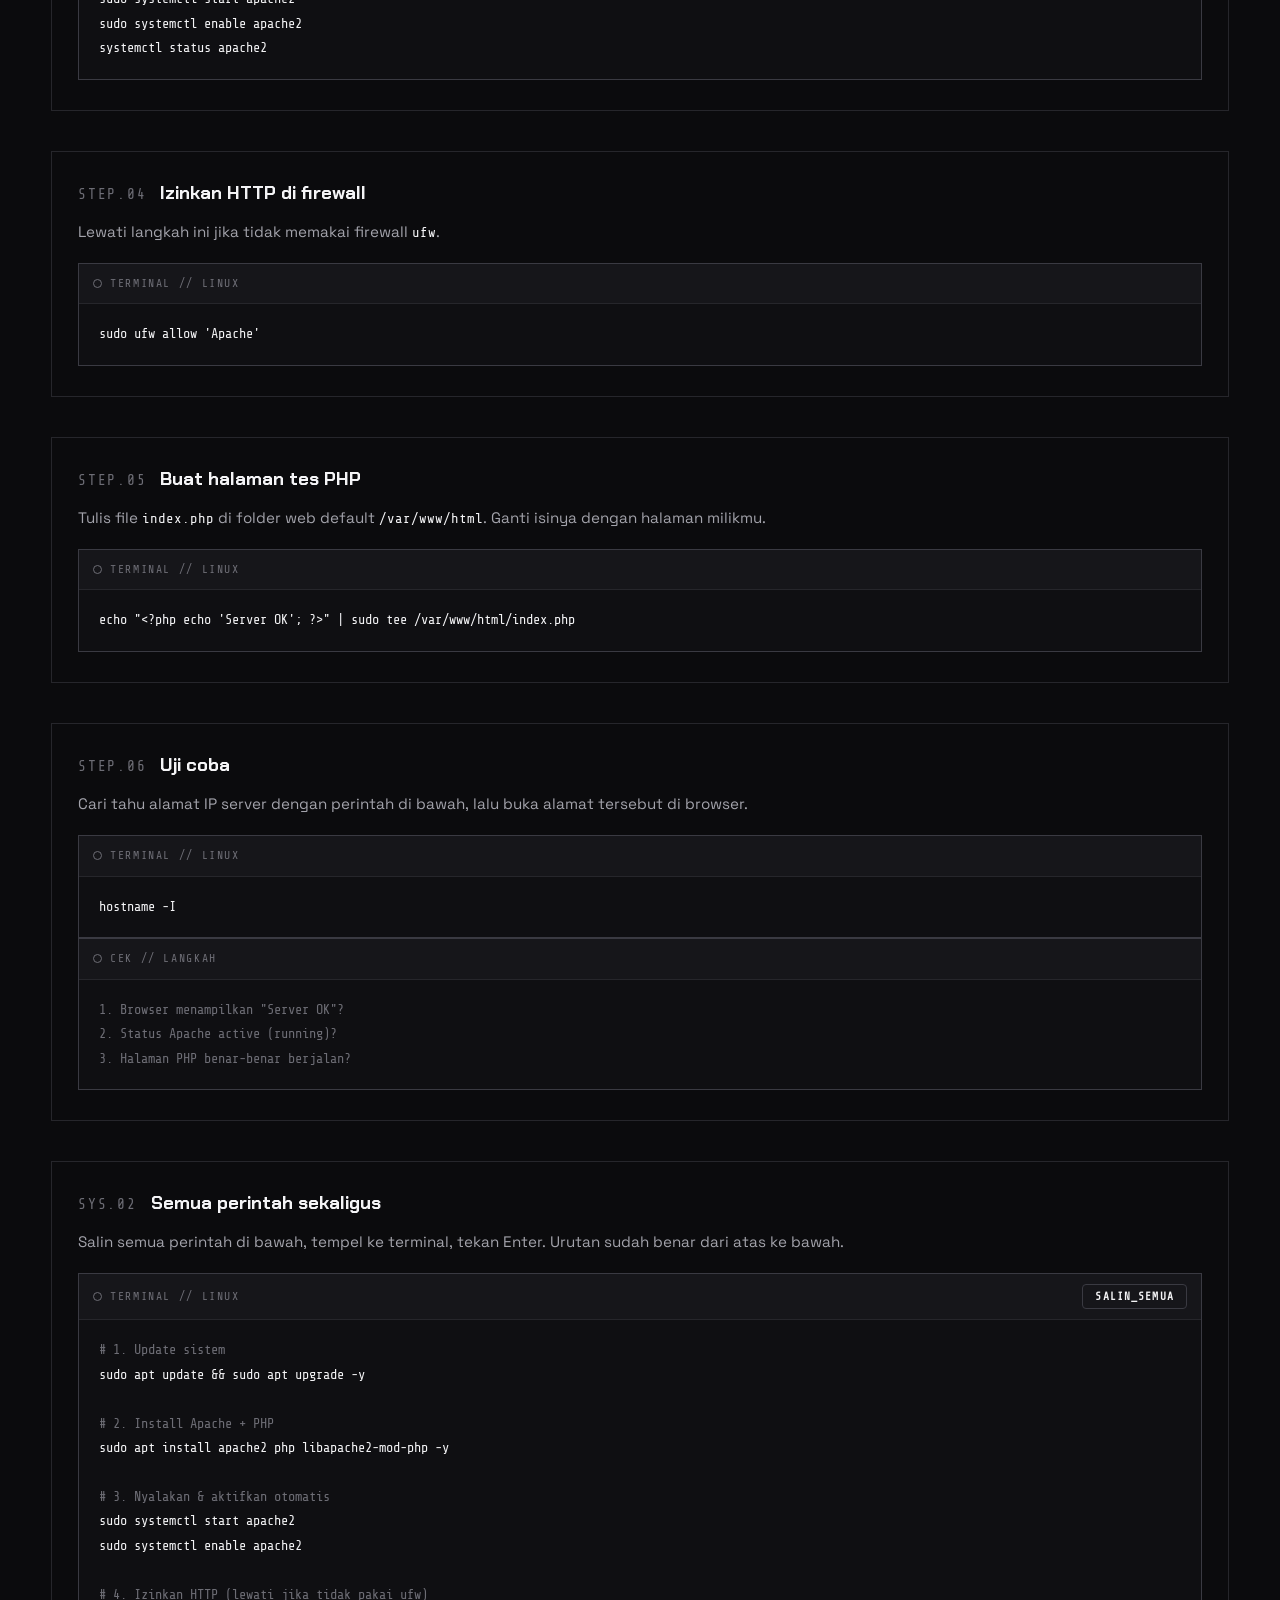
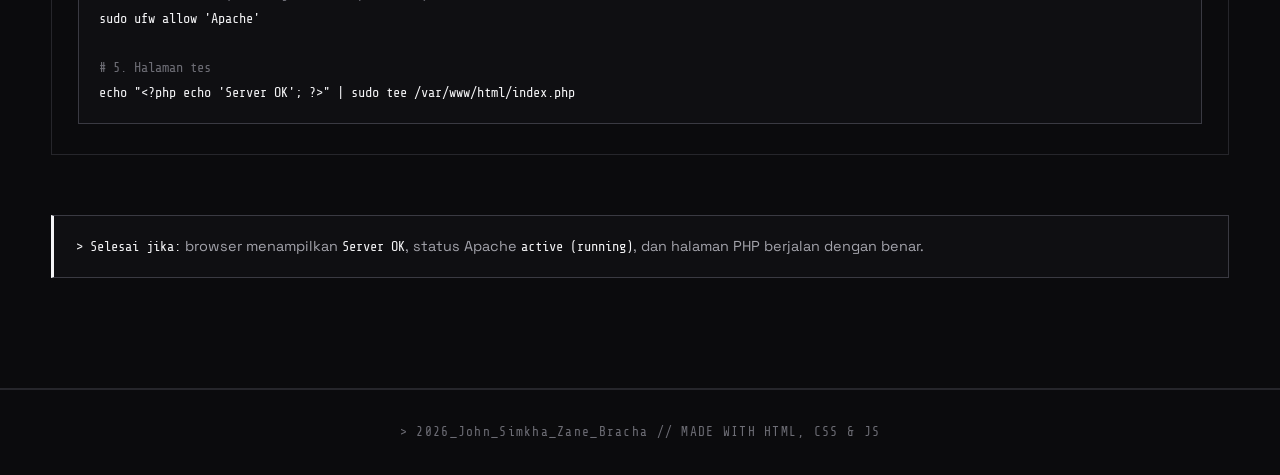
<file: proyek-2.html>
<!DOCTYPE html>
<html lang="id">
<head>
  <meta charset="UTF-8">
  <meta name="viewport" content="width=device-width, initial-scale=1.0">
  <meta name="description" content="Web Server di Linux - John Simkha Zane Bracha">
  <title>Proyek 02 | John Simkha</title>
  <link rel="preconnect" href="https://fonts.googleapis.com">
  <link rel="preconnect" href="https://fonts.gstatic.com" crossorigin>
  <link href="https://fonts.googleapis.com/css2?family=Chakra+Petch:wght@500;600;700&family=Space+Grotesk:wght@400;500;600;700&family=Share+Tech+Mono&display=swap" rel="stylesheet">
  <link rel="stylesheet" href="css/style.css">
</head>
<body>

  <!-- SCANLINES OVERLAY -->
  <div class="scanlines" aria-hidden="true"></div>

  <!-- CURSOR CIRCLE -->
  <div class="cursor-glow" id="cursorGlow"></div>

  <!-- NAVBAR -->
  <header class="navbar" id="navbar">
    <div class="container nav-container">
      <a href="index.html" class="logo">
        <span class="logo-mark">
          <span class="logo-letter">J</span><span class="logo-letter">S</span><span class="logo-letter">Z</span><span class="logo-letter">B</span>
        </span>
        <span class="logo-text">John_Simkha</span>
      </a>
      <button class="menu-toggle" id="menuToggle" aria-label="Buka menu">
        <span></span><span></span><span></span>
      </button>
      <ul class="nav-links" id="navLinks">
        <li><a href="tentang.html" class="nav-link"><span class="nav-idx">01</span> Tentang</a></li>
        <li><a href="keahlian.html" class="nav-link"><span class="nav-idx">02</span> Keahlian</a></li>
        <li><a href="proyek.html" class="nav-link"><span class="nav-idx">03</span> Proyek</a></li>
        <li><a href="kontak.html" class="nav-link"><span class="nav-idx">04</span> Kontak</a></li>
        <li><a href="kontak.html" class="nav-cta">Hire_Me</a></li>
      </ul>
    </div>
  </header>

  <!-- PAGE HEADER -->
  <section id="proyek" class="page-hero">
    <div class="grid-overlay"></div>
    <div class="container">
      <a href="proyek.html" class="btn btn-ghost btn-sm">&lt;- Kembali</a>
      <span class="section-tag reveal">&gt; PROYEK_02 // SYS.02</span>
      <h2 class="section-title reveal">Web Server <span class="gradient-text">di Linux</span></h2>
      <p class="section-sub reveal">Latihan instalasi dan konfigurasi Apache &amp; PHP di server Linux.</p>
    </div>
  </section>

  <!-- ISI PROYEK -->
  <section class="section section-alt page-content">
    <div class="container">

      <div class="guide-intro reveal">
        <p class="section-sub">Cara sederhana membangun web server di Linux: pasang Apache + PHP lewat terminal, lalu tampilkan halaman yang bisa diakses dari browser.</p>
      </div>

      <!-- YANG DIBUTUHKAN -->
      <div class="req-grid">
        <div class="req-card reveal">
          <span class="req-code">&gt; SYS.02_REQ</span>
          <h4>Server Linux</h4>
          <p>Ubuntu/Debian, bisa VPS atau mesin virtual. Perlu akses root/sudo lewat SSH.</p>
        </div>
        <div class="req-card reveal">
          <span class="req-code">&gt; SYS.02_REQ</span>
          <h4>Koneksi Internet</h4>
          <p>Dibutuhkan saat mengunduh paket lewat <span class="mono">apt</span>.</p>
        </div>
        <div class="req-card reveal">
          <span class="req-code">&gt; SYS.02_REQ</span>
          <h4>PC Admin</h4>
          <p>Untuk masuk SSH ke server dan membuka halaman web di browser.</p>
        </div>
        <div class="req-card reveal">
          <span class="req-code">&gt; SYS.02_REQ</span>
          <h4>IP / Domain</h4>
          <p>Alamat server untuk mengakses situs, misalnya <span class="mono">http://IP-SERVER</span>.</p>
        </div>
      </div>

      <!-- LANGKAH-LANGKAH -->
      <div class="steps">

        <article class="guide-step reveal">
          <div class="step-head">
            <span class="step-num">STEP.01</span>
            <h3>Update sistem dulu</h3>
          </div>
          <p>Perbarui daftar paket agar semua yang diinstall selalu versi terbaru. Prosesnya bisa berjalan beberapa menit.</p>
          <div class="term">
            <div class="term-bar"><span class="term-dot"></span> TERMINAL // LINUX</div>
            <pre>sudo apt update && sudo apt upgrade -y</pre>
          </div>
        </article>

        <article class="guide-step reveal">
          <div class="step-head">
            <span class="step-num">STEP.02</span>
            <h3>Install Apache &amp; PHP</h3>
          </div>
          <p><span class="mono">Apache</span> adalah web server-nya, <span class="mono">PHP</span> untuk membuat halaman dinamis.</p>
          <div class="term">
            <div class="term-bar"><span class="term-dot"></span> TERMINAL // LINUX</div>
            <pre>sudo apt install apache2 php libapache2-mod-php -y</pre>
          </div>
        </article>

        <article class="guide-step reveal">
          <div class="step-head">
            <span class="step-num">STEP.03</span>
            <h3>Nyalakan &amp; aktifkan otomatis</h3>
          </div>
          <p>Pastikan Apache berjalan dan ikut menyala otomatis saat server dinyalakan. Tekan <span class="mono">q</span> untuk keluar dari tampilan status.</p>
          <div class="term">
            <div class="term-bar"><span class="term-dot"></span> TERMINAL // LINUX</div>
            <pre>sudo systemctl start apache2
sudo systemctl enable apache2
systemctl status apache2</pre>
          </div>
        </article>

        <article class="guide-step reveal">
          <div class="step-head">
            <span class="step-num">STEP.04</span>
            <h3>Izinkan HTTP di firewall</h3>
          </div>
          <p>Lewati langkah ini jika tidak memakai firewall <span class="mono">ufw</span>.</p>
          <div class="term">
            <div class="term-bar"><span class="term-dot"></span> TERMINAL // LINUX</div>
            <pre>sudo ufw allow 'Apache'</pre>
          </div>
        </article>

        <article class="guide-step reveal">
          <div class="step-head">
            <span class="step-num">STEP.05</span>
            <h3>Buat halaman tes PHP</h3>
          </div>
          <p>Tulis file <span class="mono">index.php</span> di folder web default <span class="mono">/var/www/html</span>. Ganti isinya dengan halaman milikmu.</p>
          <div class="term">
            <div class="term-bar"><span class="term-dot"></span> TERMINAL // LINUX</div>
            <pre>echo "&lt;?php echo 'Server OK'; ?&gt;" | sudo tee /var/www/html/index.php</pre>
          </div>
        </article>

        <article class="guide-step reveal">
          <div class="step-head">
            <span class="step-num">STEP.06</span>
            <h3>Uji coba</h3>
          </div>
          <p>Cari tahu alamat IP server dengan perintah di bawah, lalu buka alamat tersebut di browser.</p>
          <div class="term">
            <div class="term-bar"><span class="term-dot"></span> TERMINAL // LINUX</div>
            <pre>hostname -I</pre>
          </div>
          <div class="term">
            <div class="term-bar"><span class="term-dot"></span> CEK // LANGKAH</div>
            <pre><span class="c">1. Browser menampilkan "Server OK"?</span>
<span class="c">2. Status Apache active (running)?</span>
<span class="c">3. Halaman PHP benar-benar berjalan?</span></pre>
          </div>
        </article>

        <article class="guide-step reveal">
          <div class="step-head">
            <span class="step-num">SYS.02</span>
            <h3>Semua perintah sekaligus</h3>
          </div>
          <p>Salin semua perintah di bawah, tempel ke terminal, tekan Enter. Urutan sudah benar dari atas ke bawah.</p>
          <div class="term">
            <div class="term-bar">
              <span class="term-dot"></span> TERMINAL // LINUX
              <button class="btn btn-sm btn-ghost copy-btn" id="copyWebServer" type="button">Salin_Semua</button>
            </div>
            <pre id="webserverScript"><span class="c"># 1. Update sistem</span>
sudo apt update && sudo apt upgrade -y

<span class="c"># 2. Install Apache + PHP</span>
sudo apt install apache2 php libapache2-mod-php -y

<span class="c"># 3. Nyalakan &amp; aktifkan otomatis</span>
sudo systemctl start apache2
sudo systemctl enable apache2

<span class="c"># 4. Izinkan HTTP (lewati jika tidak pakai ufw)</span>
sudo ufw allow 'Apache'

<span class="c"># 5. Halaman tes</span>
echo "&lt;?php echo 'Server OK'; ?&gt;" | sudo tee /var/www/html/index.php</pre>
          </div>
        </article>

      </div>

      <!-- CATATAN -->
      <div class="note reveal">
        <span class="mono">&gt; Selesai jika:</span> browser menampilkan <span class="mono">Server OK</span>, status Apache <span class="mono">active (running)</span>, dan halaman PHP berjalan dengan benar.
      </div>

    </div>
  </section>

  <!-- FOOTER -->
  <footer class="footer">
    <div class="container">
      <p>&gt; 2026_John_Simkha_Zane_Bracha // MADE WITH HTML, CSS &amp; JS</p>
    </div>
  </footer>

  <script src="js/script.js"></script>
  <script>
    var copyBtn = document.getElementById('copyWebServer');
    if (copyBtn) {
      copyBtn.addEventListener('click', function () {
        var text = document.getElementById('webserverScript').innerText;
        navigator.clipboard.writeText(text);
        copyBtn.textContent = 'Tersalin!';
        setTimeout(function () { copyBtn.textContent = 'Salin_Semua'; }, 1800);
      });
    }
  </script>
</body>
</html>
</file>
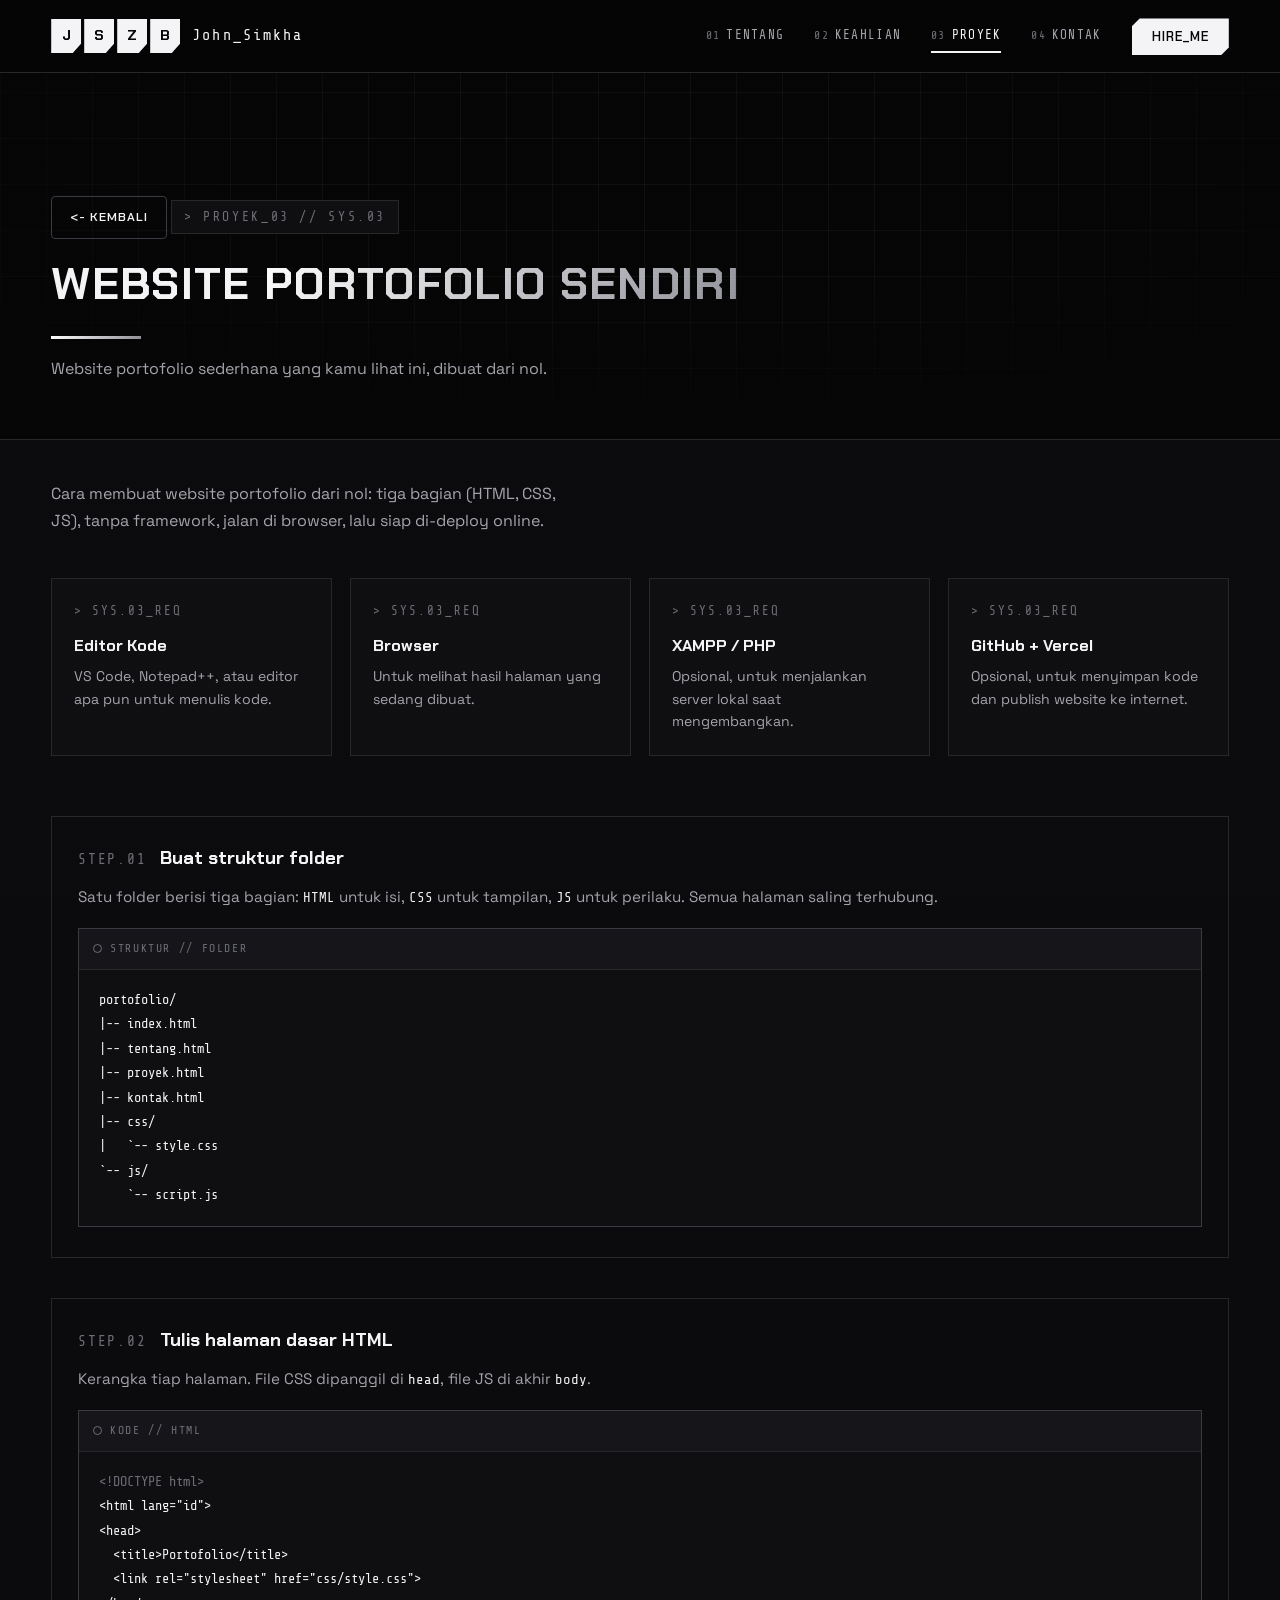
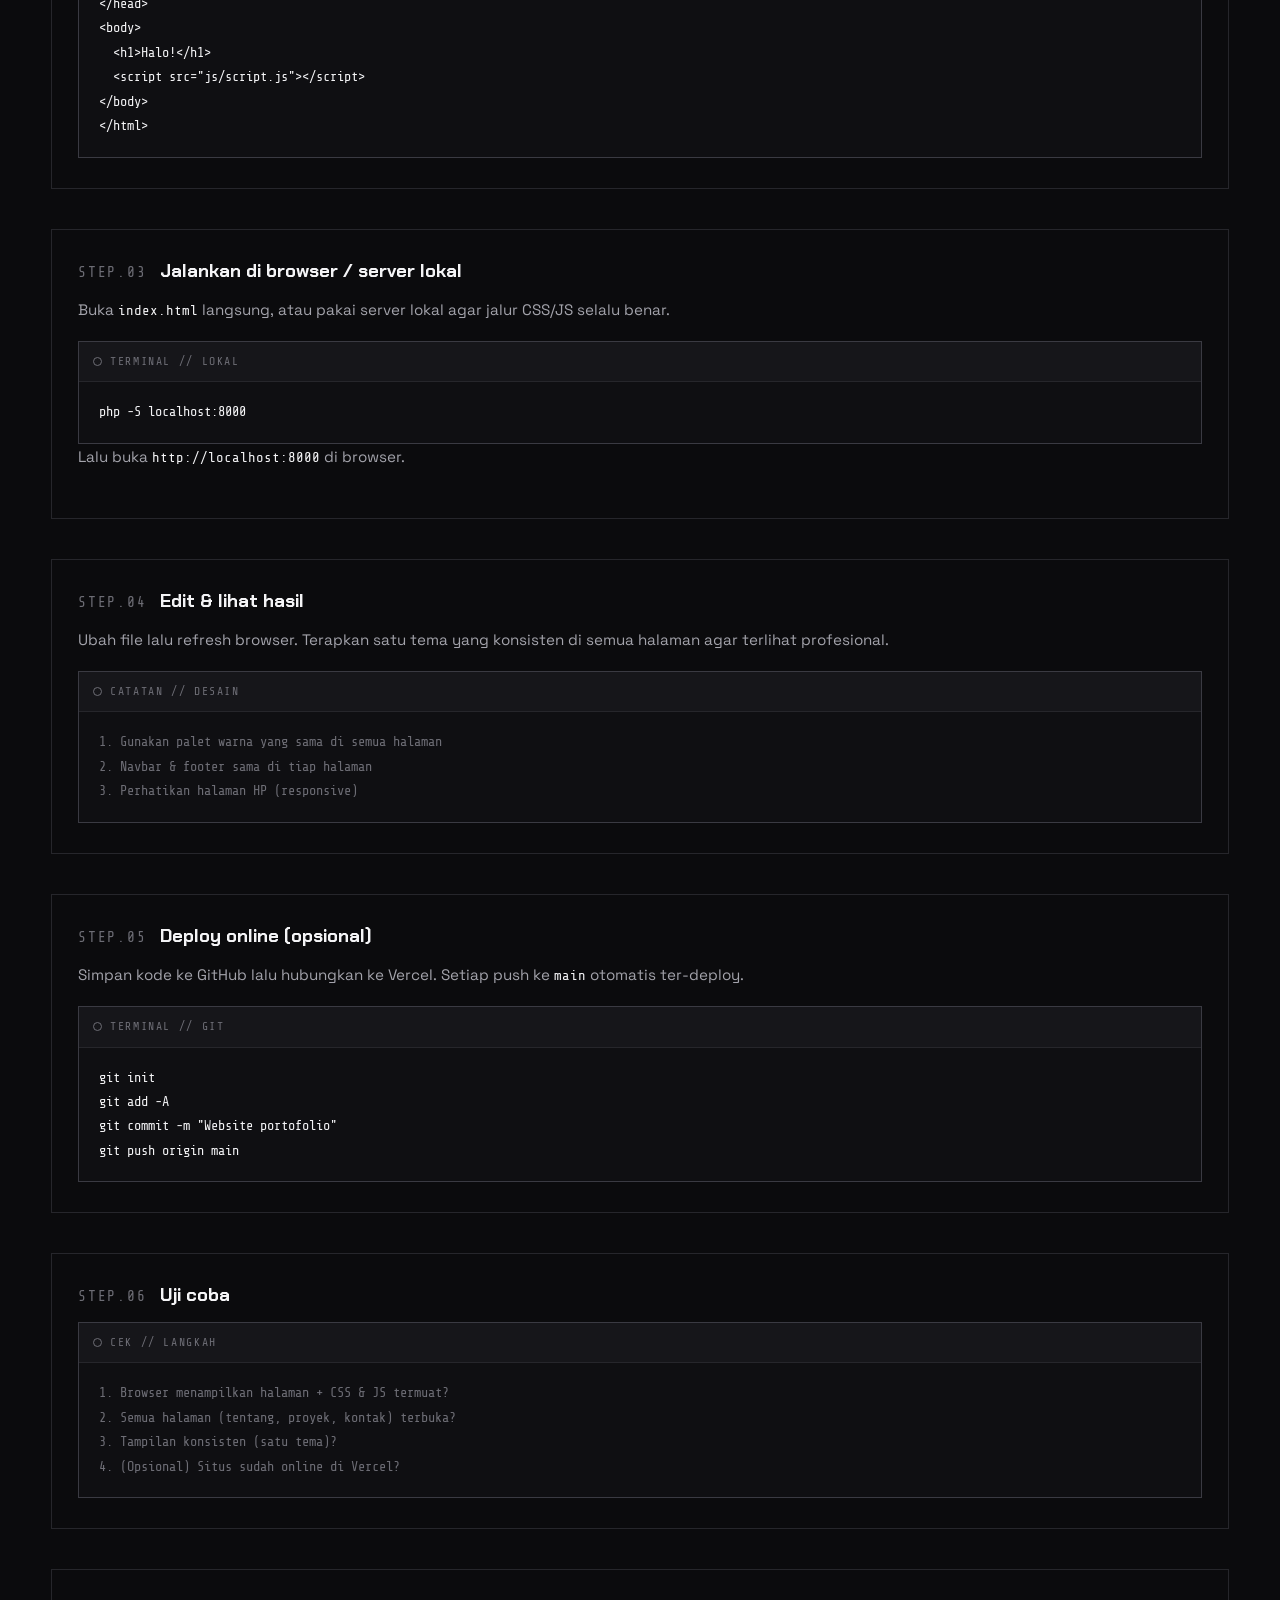
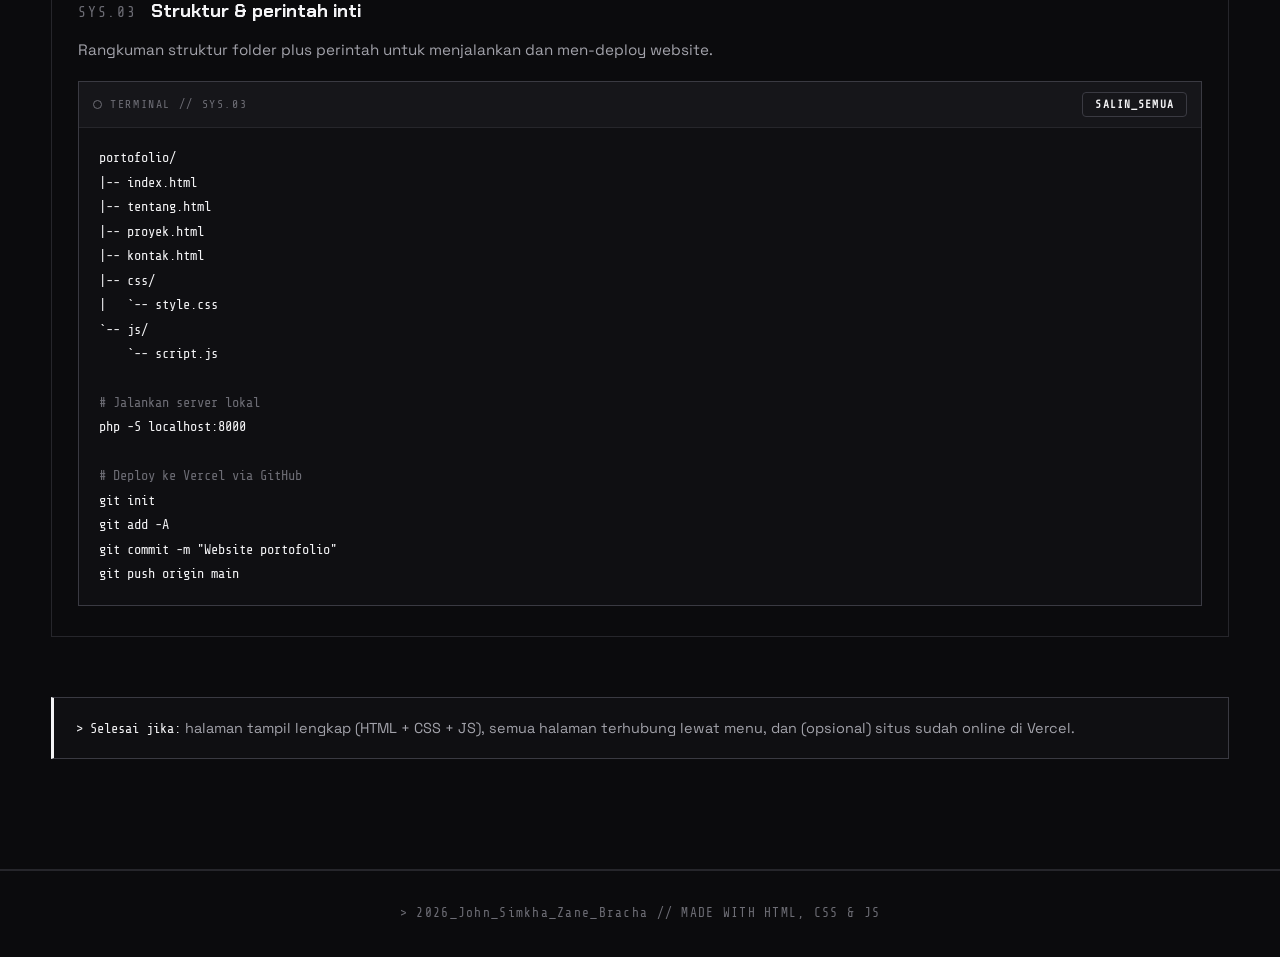
<file: proyek-3.html>
<!DOCTYPE html>
<html lang="id">
<head>
  <meta charset="UTF-8">
  <meta name="viewport" content="width=device-width, initial-scale=1.0">
  <meta name="description" content="Website Portofolio Sendiri - John Simkha Zane Bracha">
  <title>Proyek 03 | John Simkha</title>
  <link rel="preconnect" href="https://fonts.googleapis.com">
  <link rel="preconnect" href="https://fonts.gstatic.com" crossorigin>
  <link href="https://fonts.googleapis.com/css2?family=Chakra+Petch:wght@500;600;700&family=Space+Grotesk:wght@400;500;600;700&family=Share+Tech+Mono&display=swap" rel="stylesheet">
  <link rel="stylesheet" href="css/style.css">
</head>
<body>

  <!-- SCANLINES OVERLAY -->
  <div class="scanlines" aria-hidden="true"></div>

  <!-- CURSOR CIRCLE -->
  <div class="cursor-glow" id="cursorGlow"></div>

  <!-- NAVBAR -->
  <header class="navbar" id="navbar">
    <div class="container nav-container">
      <a href="index.html" class="logo">
        <span class="logo-mark">
          <span class="logo-letter">J</span><span class="logo-letter">S</span><span class="logo-letter">Z</span><span class="logo-letter">B</span>
        </span>
        <span class="logo-text">John_Simkha</span>
      </a>
      <button class="menu-toggle" id="menuToggle" aria-label="Buka menu">
        <span></span><span></span><span></span>
      </button>
      <ul class="nav-links" id="navLinks">
        <li><a href="tentang.html" class="nav-link"><span class="nav-idx">01</span> Tentang</a></li>
        <li><a href="keahlian.html" class="nav-link"><span class="nav-idx">02</span> Keahlian</a></li>
        <li><a href="proyek.html" class="nav-link"><span class="nav-idx">03</span> Proyek</a></li>
        <li><a href="kontak.html" class="nav-link"><span class="nav-idx">04</span> Kontak</a></li>
        <li><a href="kontak.html" class="nav-cta">Hire_Me</a></li>
      </ul>
    </div>
  </header>

  <!-- PAGE HEADER -->
  <section id="proyek" class="page-hero">
    <div class="grid-overlay"></div>
    <div class="container">
      <a href="proyek.html" class="btn btn-ghost btn-sm">&lt;- Kembali</a>
      <span class="section-tag reveal">&gt; PROYEK_03 // SYS.03</span>
      <h2 class="section-title reveal">Website <span class="gradient-text">Portofolio Sendiri</span></h2>
      <p class="section-sub reveal">Website portofolio sederhana yang kamu lihat ini, dibuat dari nol.</p>
    </div>
  </section>

  <!-- ISI PROYEK -->
  <section class="section section-alt page-content">
    <div class="container">

      <div class="guide-intro reveal">
        <p class="section-sub">Cara membuat website portofolio dari nol: tiga bagian (HTML, CSS, JS), tanpa framework, jalan di browser, lalu siap di-deploy online.</p>
      </div>

      <!-- YANG DIBUTUHKAN -->
      <div class="req-grid">
        <div class="req-card reveal">
          <span class="req-code">&gt; SYS.03_REQ</span>
          <h4>Editor Kode</h4>
          <p>VS Code, Notepad++, atau editor apa pun untuk menulis kode.</p>
        </div>
        <div class="req-card reveal">
          <span class="req-code">&gt; SYS.03_REQ</span>
          <h4>Browser</h4>
          <p>Untuk melihat hasil halaman yang sedang dibuat.</p>
        </div>
        <div class="req-card reveal">
          <span class="req-code">&gt; SYS.03_REQ</span>
          <h4>XAMPP / PHP</h4>
          <p>Opsional, untuk menjalankan server lokal saat mengembangkan.</p>
        </div>
        <div class="req-card reveal">
          <span class="req-code">&gt; SYS.03_REQ</span>
          <h4>GitHub + Vercel</h4>
          <p>Opsional, untuk menyimpan kode dan publish website ke internet.</p>
        </div>
      </div>

      <!-- LANGKAH-LANGKAH -->
      <div class="steps">

        <article class="guide-step reveal">
          <div class="step-head">
            <span class="step-num">STEP.01</span>
            <h3>Buat struktur folder</h3>
          </div>
          <p>Satu folder berisi tiga bagian: <span class="mono">HTML</span> untuk isi, <span class="mono">CSS</span> untuk tampilan, <span class="mono">JS</span> untuk perilaku. Semua halaman saling terhubung.</p>
          <div class="term">
            <div class="term-bar"><span class="term-dot"></span> STRUKTUR // FOLDER</div>
            <pre>portofolio/
|-- index.html
|-- tentang.html
|-- proyek.html
|-- kontak.html
|-- css/
|   `-- style.css
`-- js/
    `-- script.js</pre>
          </div>
        </article>

        <article class="guide-step reveal">
          <div class="step-head">
            <span class="step-num">STEP.02</span>
            <h3>Tulis halaman dasar HTML</h3>
          </div>
          <p>Kerangka tiap halaman. File CSS dipanggil di <span class="mono">head</span>, file JS di akhir <span class="mono">body</span>.</p>
          <div class="term">
            <div class="term-bar"><span class="term-dot"></span> KODE // HTML</div>
            <pre><span class="c">&lt;!DOCTYPE html&gt;</span>
&lt;html lang="id"&gt;
&lt;head&gt;
  &lt;title&gt;Portofolio&lt;/title&gt;
  &lt;link rel="stylesheet" href="css/style.css"&gt;
&lt;/head&gt;
&lt;body&gt;
  &lt;h1&gt;Halo!&lt;/h1&gt;
  &lt;script src="js/script.js"&gt;&lt;/script&gt;
&lt;/body&gt;
&lt;/html&gt;</pre>
          </div>
        </article>

        <article class="guide-step reveal">
          <div class="step-head">
            <span class="step-num">STEP.03</span>
            <h3>Jalankan di browser / server lokal</h3>
          </div>
          <p>Buka <span class="mono">index.html</span> langsung, atau pakai server lokal agar jalur CSS/JS selalu benar.</p>
          <div class="term">
            <div class="term-bar"><span class="term-dot"></span> TERMINAL // LOKAL</div>
            <pre>php -S localhost:8000</pre>
          </div>
          <p>Lalu buka <span class="mono">http://localhost:8000</span> di browser.</p>
        </article>

        <article class="guide-step reveal">
          <div class="step-head">
            <span class="step-num">STEP.04</span>
            <h3>Edit &amp; lihat hasil</h3>
          </div>
          <p>Ubah file lalu refresh browser. Terapkan satu tema yang konsisten di semua halaman agar terlihat profesional.</p>
          <div class="term">
            <div class="term-bar"><span class="term-dot"></span> CATATAN // DESAIN</div>
            <pre><span class="c">1. Gunakan palet warna yang sama di semua halaman</span>
<span class="c">2. Navbar &amp; footer sama di tiap halaman</span>
<span class="c">3. Perhatikan halaman HP (responsive)</span></pre>
          </div>
        </article>

        <article class="guide-step reveal">
          <div class="step-head">
            <span class="step-num">STEP.05</span>
            <h3>Deploy online (opsional)</h3>
          </div>
          <p>Simpan kode ke GitHub lalu hubungkan ke Vercel. Setiap push ke <span class="mono">main</span> otomatis ter-deploy.</p>
          <div class="term">
            <div class="term-bar"><span class="term-dot"></span> TERMINAL // GIT</div>
            <pre>git init
git add -A
git commit -m "Website portofolio"
git push origin main</pre>
          </div>
        </article>

        <article class="guide-step reveal">
          <div class="step-head">
            <span class="step-num">STEP.06</span>
            <h3>Uji coba</h3>
          </div>
          <div class="term">
            <div class="term-bar"><span class="term-dot"></span> CEK // LANGKAH</div>
            <pre><span class="c">1. Browser menampilkan halaman + CSS &amp; JS termuat?</span>
<span class="c">2. Semua halaman (tentang, proyek, kontak) terbuka?</span>
<span class="c">3. Tampilan konsisten (satu tema)?</span>
<span class="c">4. (Opsional) Situs sudah online di Vercel?</span></pre>
          </div>
        </article>

        <article class="guide-step reveal">
          <div class="step-head">
            <span class="step-num">SYS.03</span>
            <h3>Struktur &amp; perintah inti</h3>
          </div>
          <p>Rangkuman struktur folder plus perintah untuk menjalankan dan men-deploy website.</p>
          <div class="term">
            <div class="term-bar">
              <span class="term-dot"></span> TERMINAL // SYS.03
              <button class="btn btn-sm btn-ghost copy-btn" id="copyPortofolio" type="button">Salin_Semua</button>
            </div>
            <pre id="portofolioScript">portofolio/
|-- index.html
|-- tentang.html
|-- proyek.html
|-- kontak.html
|-- css/
|   `-- style.css
`-- js/
    `-- script.js

<span class="c"># Jalankan server lokal</span>
php -S localhost:8000

<span class="c"># Deploy ke Vercel via GitHub</span>
git init
git add -A
git commit -m "Website portofolio"
git push origin main</pre>
          </div>
        </article>

      </div>

      <!-- CATATAN -->
      <div class="note reveal">
        <span class="mono">&gt; Selesai jika:</span> halaman tampil lengkap (HTML + CSS + JS), semua halaman terhubung lewat menu, dan (opsional) situs sudah online di Vercel.
      </div>

    </div>
  </section>

  <!-- FOOTER -->
  <footer class="footer">
    <div class="container">
      <p>&gt; 2026_John_Simkha_Zane_Bracha // MADE WITH HTML, CSS &amp; JS</p>
    </div>
  </footer>

  <script src="js/script.js"></script>
  <script>
    var copyBtn = document.getElementById('copyPortofolio');
    if (copyBtn) {
      copyBtn.addEventListener('click', function () {
        var text = document.getElementById('portofolioScript').innerText;
        navigator.clipboard.writeText(text);
        copyBtn.textContent = 'Tersalin!';
        setTimeout(function () { copyBtn.textContent = 'Salin_Semua'; }, 1800);
      });
    }
  </script>
</body>
</html>
</file>
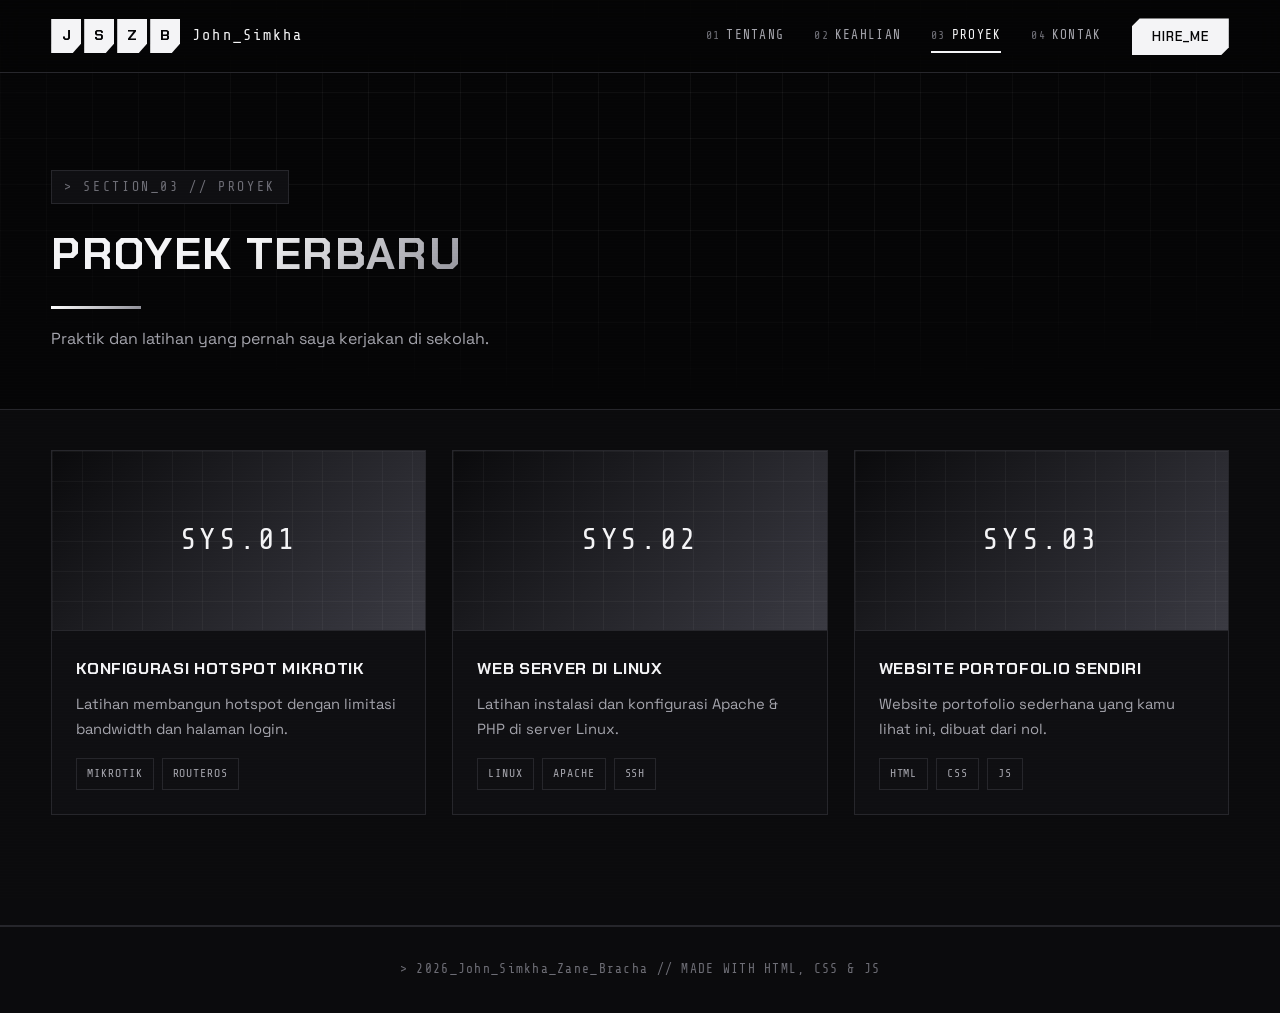
<file: proyek.html>
<!DOCTYPE html>
<html lang="id">
<head>
  <meta charset="UTF-8">
  <meta name="viewport" content="width=device-width, initial-scale=1.0">
  <meta name="description" content="Proyek John Simkha Zane Bracha">
  <title>Proyek | John Simkha</title>
  <link rel="preconnect" href="https://fonts.googleapis.com">
  <link rel="preconnect" href="https://fonts.gstatic.com" crossorigin>
  <link href="https://fonts.googleapis.com/css2?family=Chakra+Petch:wght@500;600;700&family=Space+Grotesk:wght@400;500;600;700&family=Share+Tech+Mono&display=swap" rel="stylesheet">
  <link rel="stylesheet" href="css/style.css">
</head>
<body>

  <!-- SCANLINES OVERLAY -->
  <div class="scanlines" aria-hidden="true"></div>

  <!-- CURSOR CIRCLE -->
  <div class="cursor-glow" id="cursorGlow"></div>

  <!-- NAVBAR -->
  <header class="navbar" id="navbar">
    <div class="container nav-container">
      <a href="index.html" class="logo">
        <span class="logo-mark">
          <span class="logo-letter">J</span><span class="logo-letter">S</span><span class="logo-letter">Z</span><span class="logo-letter">B</span>
        </span>
        <span class="logo-text">John_Simkha</span>
      </a>
      <button class="menu-toggle" id="menuToggle" aria-label="Buka menu">
        <span></span><span></span><span></span>
      </button>
      <ul class="nav-links" id="navLinks">
        <li><a href="tentang.html" class="nav-link"><span class="nav-idx">01</span> Tentang</a></li>
        <li><a href="keahlian.html" class="nav-link"><span class="nav-idx">02</span> Keahlian</a></li>
        <li><a href="proyek.html" class="nav-link"><span class="nav-idx">03</span> Proyek</a></li>
        <li><a href="kontak.html" class="nav-link"><span class="nav-idx">04</span> Kontak</a></li>
        <li><a href="kontak.html" class="nav-cta">Hire_Me</a></li>
      </ul>
    </div>
  </header>

  <!-- PAGE HEADER -->
  <section id="proyek" class="page-hero">
    <div class="grid-overlay"></div>
    <div class="container">
      <span class="section-tag reveal">&gt; SECTION_03 // PROYEK</span>
      <h2 class="section-title reveal">Proyek <span class="gradient-text">Terbaru</span></h2>
      <p class="section-sub reveal">Praktik dan latihan yang pernah saya kerjakan di sekolah.</p>
    </div>
  </section>

  <!-- PROYEK -->
  <section class="section section-alt page-content">
    <div class="container">
      <div class="projects-grid">
        <a href="proyek-1.html" class="project-card reveal">
          <div class="project-thumb thumb-1">
            <span class="thumb-code">SYS.01</span>
            <div class="project-overlay">
              <span class="btn btn-sm">Lihat_Detail</span>
            </div>
          </div>
          <div class="project-body">
            <h3>Konfigurasi Hotspot MikroTik</h3>
            <p>Latihan membangun hotspot dengan limitasi bandwidth dan halaman login.</p>
            <div class="tags">
              <span class="tag">MikroTik</span>
              <span class="tag">RouterOS</span>
            </div>
          </div>
        </a>
        <a href="proyek-2.html" class="project-card reveal">
          <div class="project-thumb thumb-2">
            <span class="thumb-code">SYS.02</span>
            <div class="project-overlay">
              <span class="btn btn-sm">Lihat_Detail</span>
            </div>
          </div>
          <div class="project-body">
            <h3>Web Server di Linux</h3>
            <p>Latihan instalasi dan konfigurasi Apache &amp; PHP di server Linux.</p>
            <div class="tags">
              <span class="tag">Linux</span>
              <span class="tag">Apache</span>
              <span class="tag">SSH</span>
            </div>
          </div>
        </a>
        <a href="proyek-3.html" class="project-card reveal">
          <div class="project-thumb thumb-3">
            <span class="thumb-code">SYS.03</span>
            <div class="project-overlay">
              <span class="btn btn-sm">Lihat_Detail</span>
            </div>
          </div>
          <div class="project-body">
            <h3>Website Portofolio Sendiri</h3>
            <p>Website portofolio sederhana yang kamu lihat ini, dibuat dari nol.</p>
            <div class="tags">
              <span class="tag">HTML</span>
              <span class="tag">CSS</span>
              <span class="tag">JS</span>
            </div>
          </div>
        </a>
      </div>
    </div>
  </section>

  <!-- FOOTER -->
  <footer class="footer">
    <div class="container">
      <p>&gt; 2026_John_Simkha_Zane_Bracha // MADE WITH HTML, CSS &amp; JS</p>
    </div>
  </footer>

  <script src="js/script.js"></script>
</body>
</html>
</file>
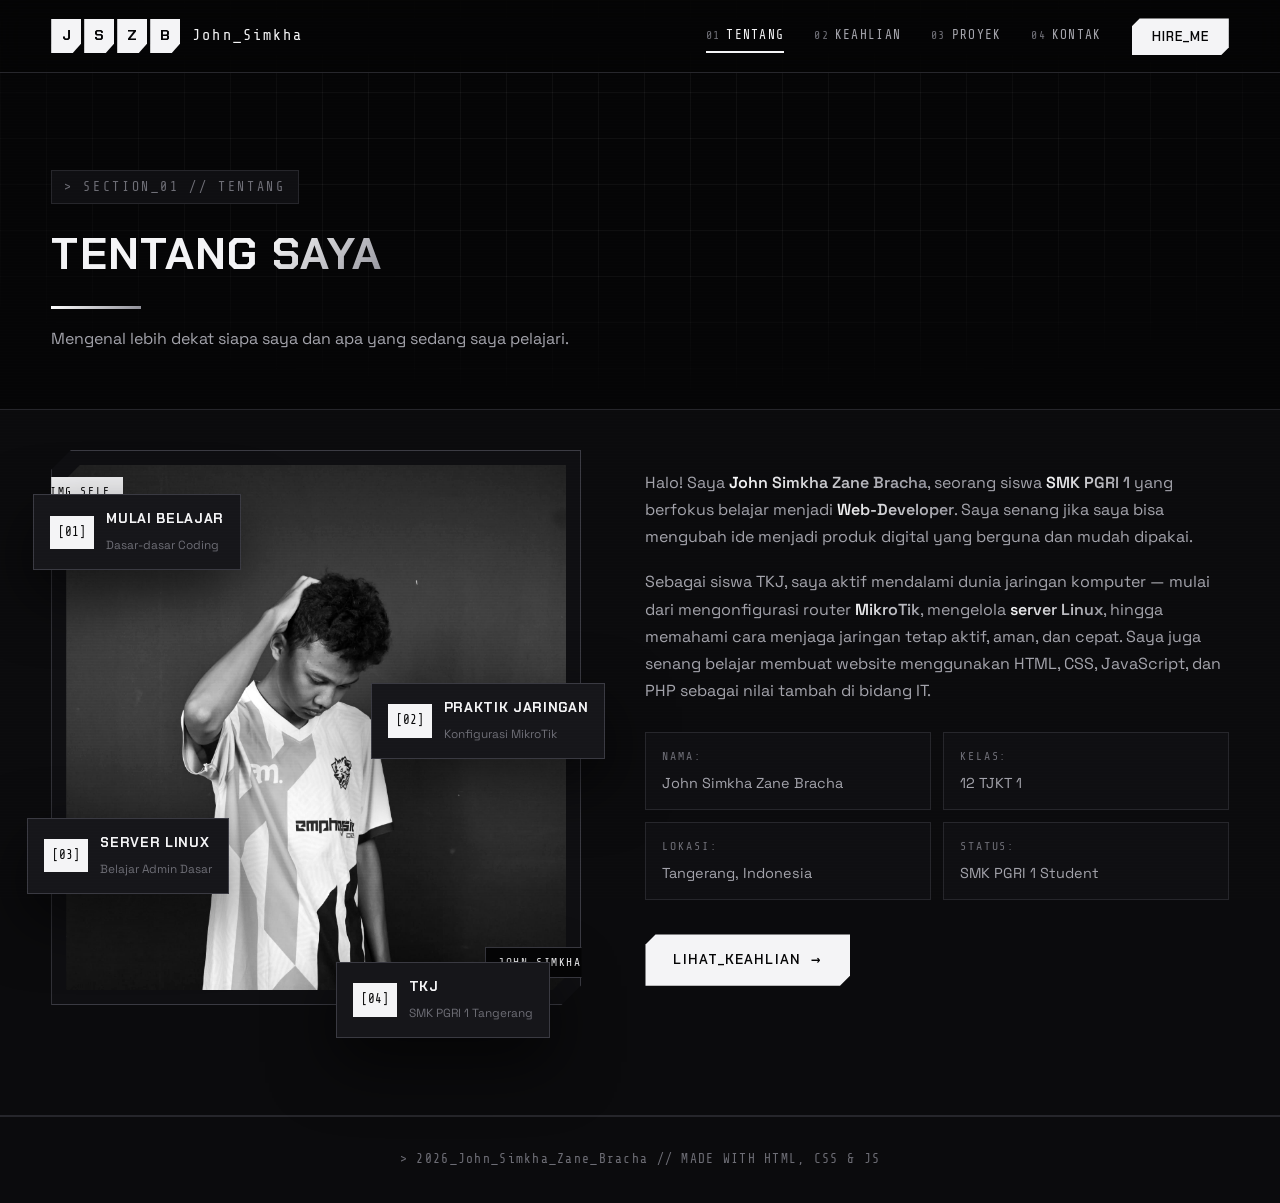
<file: tentang.html>
<!DOCTYPE html>
<html lang="id">
<head>
  <meta charset="UTF-8">
  <meta name="viewport" content="width=device-width, initial-scale=1.0">
  <meta name="description" content="Tentang John Simkha Zane Bracha">
  <title>Tentang | John Simkha</title>
  <link rel="preconnect" href="https://fonts.googleapis.com">
  <link rel="preconnect" href="https://fonts.gstatic.com" crossorigin>
  <link href="https://fonts.googleapis.com/css2?family=Chakra+Petch:wght@500;600;700&family=Space+Grotesk:wght@400;500;600;700&family=Share+Tech+Mono&display=swap" rel="stylesheet">
  <link rel="stylesheet" href="css/style.css">
</head>
<body>

  <!-- SCANLINES OVERLAY -->
  <div class="scanlines" aria-hidden="true"></div>

  <!-- CURSOR CIRCLE -->
  <div class="cursor-glow" id="cursorGlow"></div>

  <!-- NAVBAR -->
  <header class="navbar" id="navbar">
    <div class="container nav-container">
      <a href="index.html" class="logo">
        <span class="logo-mark">
          <span class="logo-letter">J</span><span class="logo-letter">S</span><span class="logo-letter">Z</span><span class="logo-letter">B</span>
        </span>
        <span class="logo-text">John_Simkha</span>
      </a>
      <button class="menu-toggle" id="menuToggle" aria-label="Buka menu">
        <span></span><span></span><span></span>
      </button>
      <ul class="nav-links" id="navLinks">
        <li><a href="tentang.html" class="nav-link"><span class="nav-idx">01</span> Tentang</a></li>
        <li><a href="keahlian.html" class="nav-link"><span class="nav-idx">02</span> Keahlian</a></li>
        <li><a href="proyek.html" class="nav-link"><span class="nav-idx">03</span> Proyek</a></li>
        <li><a href="kontak.html" class="nav-link"><span class="nav-idx">04</span> Kontak</a></li>
        <li><a href="kontak.html" class="nav-cta">Hire_Me</a></li>
      </ul>
    </div>
  </header>

  <!-- PAGE HEADER -->
  <section id="tentang" class="page-hero">
    <div class="grid-overlay"></div>
    <div class="container">
      <span class="section-tag reveal">&gt; SECTION_01 // TENTANG</span>
      <h2 class="section-title reveal">Tentang <span class="gradient-text">Saya</span></h2>
      <p class="section-sub reveal">Mengenal lebih dekat siapa saya dan apa yang sedang saya pelajari.</p>
    </div>
  </section>

  <!-- TENTANG -->
  <section class="section section-alt page-content">
    <div class="container">
      <div class="about-grid">
        <div class="about-photo reveal">
          <div class="photo-frame">
            <img src="img/foto-profil.jpeg" alt="Foto profil">
          </div>
          <div class="float-card float-card-1">
            <span class="float-icon">[01]</span>
            <div><strong>Mulai Belajar</strong><small>Dasar-dasar Coding</small></div>
          </div>
          <div class="float-card float-card-2">
            <span class="float-icon">[02]</span>
            <div><strong>Praktik Jaringan</strong><small>Konfigurasi MikroTik</small></div>
          </div>
          <div class="float-card float-card-3">
            <span class="float-icon">[03]</span>
            <div><strong>Server Linux</strong><small>Belajar Admin Dasar</small></div>
          </div>
          <div class="float-card float-card-4">
            <span class="float-icon">[04]</span>
            <div><strong>TKJ</strong><small>SMK PGRI 1 Tangerang</small></div>
          </div>
        </div>
        <div class="about-text reveal">
          <p>
            Halo! Saya <strong class="gradient-text">John Simkha Zane Bracha</strong>,
            seorang siswa <strong class="gradient-text">SMK PGRI 1</strong> yang berfokus belajar menjadi <strong class="gradient-text">Web-Developer</strong>.
            Saya senang jika saya bisa mengubah ide menjadi produk digital yang berguna dan mudah dipakai.
          </p>
          <p>
            Sebagai siswa TKJ, saya aktif mendalami dunia jaringan komputer — mulai dari
            mengonfigurasi router <strong class="gradient-text">MikroTik</strong>, mengelola
            <strong class="gradient-text">server Linux</strong>, hingga memahami cara menjaga
            jaringan tetap aktif, aman, dan cepat. Saya juga senang belajar membuat website
            menggunakan HTML, CSS, JavaScript, dan PHP sebagai nilai tambah di bidang IT.
          </p>
          <ul class="about-info">
            <li><span>Nama:</span> John Simkha Zane Bracha</li>
            <li><span>Kelas:</span> 12 TJKT 1</li>
            <li><span>Lokasi:</span> Tangerang, Indonesia</li>
            <li><span>Status:</span> SMK PGRI 1 Student</li>
          </ul>
          <a href="keahlian.html" class="btn btn-primary">
            Lihat_Keahlian <span class="btn-arrow">→</span>
          </a>
        </div>
      </div>
    </div>
  </section>

  <!-- FOOTER -->
  <footer class="footer">
    <div class="container">
      <p>&gt; 2026_John_Simkha_Zane_Bracha // MADE WITH HTML, CSS &amp; JS</p>
    </div>
  </footer>

  <script src="js/script.js"></script>
</body>
</html>
</file>
<file: css/style.css>
/* ============================================================
   MONOCHROME CYBERPUNK THEME — John Simkha Zane Bracha
   Palet: hitam, putih, abu-abu
   ============================================================ */

/* ===== VARIABEL ===== */
:root {
  --bg: #050506;
  --bg-alt: #0b0b0d;
  --surface: #0f0f12;
  --surface-2: #16161a;
  --border: #26262b;
  --border-strong: #3a3a42;
  --text: #f4f4f6;
  --text-muted: #a3a3ab;
  --text-dim: #6d6d75;
  --gradient: linear-gradient(135deg, #ffffff 0%, #8f8f98 100%);
  --gradient-invert: linear-gradient(135deg, #0a0a0c 0%, #3a3a42 100%);
  --shadow: 0 24px 64px rgba(0, 0, 0, 0.65);
  --glow: 0 0 28px rgba(255, 255, 255, 0.1);
  --radius-sm: 8px;
  --radius: 16px;
  --transition: 0.3s cubic-bezier(0.4, 0, 0.2, 1);
  --font-display: 'Chakra Petch', 'Space Grotesk', sans-serif;
  --font-body: 'Space Grotesk', sans-serif;
  --font-mono: 'Share Tech Mono', monospace;
}

/* ===== RESET & BASE ===== */
* {
  margin: 0;
  padding: 0;
  box-sizing: border-box;
}

html {
  scroll-behavior: smooth;
}

body {
  font-family: var(--font-body);
  background: var(--bg);
  color: var(--text);
  line-height: 1.7;
  overflow-x: hidden;
}

img {
  max-width: 100%;
  display: block;
}

a {
  text-decoration: none;
  color: inherit;
}

ul {
  list-style: none;
}

.container {
  width: min(1200px, 92%);
  margin: 0 auto;
}

::selection {
  background: var(--text);
  color: var(--bg);
}

/* Scrollbar */
::-webkit-scrollbar {
  width: 10px;
}
::-webkit-scrollbar-track {
  background: var(--bg);
}
::-webkit-scrollbar-thumb {
  background: var(--border-strong);
  border-radius: 6px;
}
::-webkit-scrollbar-thumb:hover {
  background: var(--text-dim);
}

/* ===== SCANLINES OVERLAY ===== */
.scanlines {
  position: fixed;
  inset: 0;
  z-index: 9999;
  pointer-events: none;
  background: repeating-linear-gradient(
    to bottom,
    rgba(255, 255, 255, 0.025) 0px,
    rgba(255, 255, 255, 0.025) 1px,
    transparent 1px,
    transparent 3px
  );
  mix-blend-mode: overlay;
}

/* ===== CURSOR CIRCLE ===== */
.cursor-glow {
  position: fixed;
  width: 28px;
  height: 28px;
  left: 0;
  top: 0;
  border: 2px solid var(--text);
  border-radius: 50%;
  background: rgba(255, 255, 255, 0.08);
  box-shadow: 0 0 14px rgba(255, 255, 255, 0.25);
  pointer-events: none;
  z-index: 9999;
  opacity: 0;
  transition: width var(--transition), height var(--transition), opacity 0.2s ease;
}

.cursor-glow.hover {
  width: 46px;
  height: 46px;
  background: rgba(255, 255, 255, 0.14);
  box-shadow: 0 0 22px rgba(255, 255, 255, 0.35);
}

/* ===== TYPOGRAPHY UMUM ===== */
.gradient-text {
  background: var(--gradient);
  -webkit-background-clip: text;
  background-clip: text;
  -webkit-text-fill-color: transparent;
  color: transparent;
}

/* ===== NAVBAR ===== */
.navbar {
  position: fixed;
  top: 0;
  left: 0;
  right: 0;
  z-index: 1000;
  background: rgba(5, 5, 6, 0.82);
  backdrop-filter: blur(14px);
  -webkit-backdrop-filter: blur(14px);
  border-bottom: 1px solid var(--border);
  transition: background var(--transition), border-color var(--transition);
}

.navbar.scrolled {
  background: rgba(5, 5, 6, 0.96);
  border-bottom-color: var(--border-strong);
}

.nav-container {
  display: flex;
  align-items: center;
  justify-content: space-between;
  height: 72px;
}

.logo {
  display: flex;
  align-items: center;
  gap: 12px;
}

.logo-mark {
  display: flex;
  gap: 3px;
}

.logo-letter {
  width: 30px;
  height: 34px;
  display: grid;
  place-items: center;
  background: var(--text);
  color: var(--bg);
  font-family: var(--font-display);
  font-weight: 700;
  font-size: 0.92rem;
  clip-path: polygon(0 0, 100% 0, 100% 72%, 72% 100%, 0 100%);
  transition: transform var(--transition);
}

.logo:hover .logo-letter {
  transform: translateY(-3px);
}

.logo-text {
  font-family: var(--font-mono);
  font-size: 0.95rem;
  letter-spacing: 0.14em;
  color: var(--text);
}

.nav-links {
  display: flex;
  align-items: center;
  gap: 30px;
}

.nav-link {
  display: flex;
  align-items: baseline;
  gap: 6px;
  font-family: var(--font-mono);
  font-size: 0.8rem;
  letter-spacing: 0.1em;
  text-transform: uppercase;
  color: var(--text-muted);
  position: relative;
  padding: 6px 0;
  transition: color var(--transition);
}

.nav-idx {
  color: var(--text-dim);
  font-size: 0.72rem;
}

.nav-link::after {
  content: '';
  position: absolute;
  left: 0;
  bottom: 0;
  width: 0;
  height: 2px;
  background: var(--text);
  transition: width var(--transition);
}

.nav-link:hover,
.nav-link.active {
  color: var(--text);
}

.nav-link:hover::after,
.nav-link.active::after {
  width: 100%;
}

.nav-cta {
  font-family: var(--font-display);
  font-size: 0.8rem;
  font-weight: 600;
  letter-spacing: 0.08em;
  text-transform: uppercase;
  padding: 10px 20px;
  color: var(--bg);
  background: var(--text);
  clip-path: polygon(8px 0, 100% 0, 100% calc(100% - 8px), calc(100% - 8px) 100%, 0 100%, 0 8px);
  transition: background var(--transition), color var(--transition);
}

.nav-cta:hover {
  background: var(--text-muted);
}

.menu-toggle {
  display: none;
  flex-direction: column;
  justify-content: center;
  gap: 6px;
  width: 44px;
  height: 44px;
  background: transparent;
  border: 1px solid var(--border);
  border-radius: 6px;
  cursor: pointer;
  padding: 0 10px;
}

.menu-toggle span {
  display: block;
  height: 2px;
  background: var(--text);
  transition: transform var(--transition), opacity var(--transition);
}

.menu-toggle.open span:nth-child(1) {
  transform: translateY(8px) rotate(45deg);
}
.menu-toggle.open span:nth-child(2) {
  opacity: 0;
}
.menu-toggle.open span:nth-child(3) {
  transform: translateY(-8px) rotate(-45deg);
}

/* ===== HERO ===== */
.hero {
  position: relative;
  min-height: 100vh;
  display: flex;
  align-items: center;
  padding: 140px 0 80px;
  overflow: hidden;
}

.grid-overlay {
  position: absolute;
  inset: 0;
  background-image:
    linear-gradient(rgba(255, 255, 255, 0.045) 1px, transparent 1px),
    linear-gradient(90deg, rgba(255, 255, 255, 0.045) 1px, transparent 1px);
  background-size: 46px 46px;
  mask-image: radial-gradient(ellipse 70% 60% at 50% 40%, #000 40%, transparent 100%);
  -webkit-mask-image: radial-gradient(ellipse 70% 60% at 50% 40%, #000 40%, transparent 100%);
  pointer-events: none;
}

.hero-content {
  position: relative;
  z-index: 1;
}

.hero-badge {
  display: inline-flex;
  align-items: center;
  gap: 10px;
  font-family: var(--font-mono);
  font-size: 0.78rem;
  letter-spacing: 0.18em;
  color: var(--text-muted);
  border: 1px solid var(--border);
  background: var(--surface);
  padding: 8px 16px;
  margin-bottom: 28px;
  text-transform: uppercase;
}

.pulse-dot {
  width: 8px;
  height: 8px;
  background: var(--text);
  box-shadow: 0 0 10px rgba(255, 255, 255, 0.9);
  animation: pulse 1.6s ease-in-out infinite;
}

@keyframes pulse {
  0%, 100% { opacity: 1; transform: scale(1); }
  50% { opacity: 0.35; transform: scale(0.7); }
}

.hero-greeting {
  font-family: var(--font-mono);
  color: var(--text-dim);
  font-size: 1rem;
  letter-spacing: 0.2em;
  margin-bottom: 12px;
}

.hero-name {
  font-family: var(--font-display);
  font-size: clamp(2.6rem, 7vw, 5rem);
  font-weight: 700;
  line-height: 1.08;
  text-transform: uppercase;
  letter-spacing: 0.02em;
  margin-bottom: 18px;
  position: relative;
  display: inline-block;
}

/* Efek glitch monokrom */
.hero-name::before,
.hero-name::after {
  content: attr(data-text);
  position: absolute;
  inset: 0;
  white-space: nowrap;
  pointer-events: none;
  overflow: hidden;
}

.hero-name::before {
  color: var(--text-dim);
  clip-path: inset(0 0 62% 0);
  animation: glitch-a 3.6s infinite steps(2, jump-none);
}

.hero-name::after {
  color: var(--text-muted);
  clip-path: inset(46% 0 0 0);
  animation: glitch-b 2.9s infinite steps(2, jump-none);
}

@keyframes glitch-a {
  0%, 84%, 100% { transform: translate(0, 0); opacity: 0; }
  86% { transform: translate(-4px, 2px); opacity: 0.5; }
  89% { transform: translate(4px, -1px); opacity: 0.35; }
  92% { transform: translate(0, 0); opacity: 0; }
}

@keyframes glitch-b {
  0%, 80%, 100% { transform: translate(0, 0); opacity: 0; }
  83% { transform: translate(3px, -2px); opacity: 0.4; }
  86% { transform: translate(-3px, 1px); opacity: 0.3; }
  90% { transform: translate(0, 0); opacity: 0; }
}

.hero-role {
  font-family: var(--font-display);
  font-size: clamp(1.15rem, 3vw, 1.7rem);
  font-weight: 600;
  color: var(--text-muted);
  margin-bottom: 22px;
}

.term-cursor {
  display: inline-block;
  width: 0.55em;
  height: 1.05em;
  background: var(--text);
  margin-left: 8px;
  vertical-align: text-bottom;
  animation: blink 1s steps(2, start) infinite;
}

@keyframes blink {
  to { visibility: hidden; }
}

.hero-desc {
  max-width: 640px;
  color: var(--text-muted);
  font-size: 1.02rem;
  margin-bottom: 34px;
}

.hero-actions {
  display: flex;
  gap: 16px;
  flex-wrap: wrap;
  align-items: center;
  margin-bottom: 40px;
}

.hero-status {
  display: flex;
  flex-wrap: wrap;
  gap: 18px;
  font-family: var(--font-mono);
  font-size: 0.78rem;
  color: var(--text-dim);
  letter-spacing: 0.12em;
}

.scroll-indicator {
  position: absolute;
  bottom: 34px;
  left: 50%;
  transform: translateX(-50%);
  width: 26px;
  height: 44px;
  border: 1px solid var(--border-strong);
  border-radius: 14px;
  display: flex;
  justify-content: center;
  padding-top: 8px;
}

.scroll-indicator span {
  width: 3px;
  height: 9px;
  background: var(--text);
  border-radius: 2px;
  animation: scroll-wheel 1.8s ease-in-out infinite;
}

@keyframes scroll-wheel {
  0% { transform: translateY(0); opacity: 1; }
  100% { transform: translateY(14px); opacity: 0; }
}

/* ===== BUTTONS ===== */
.btn {
  display: inline-flex;
  align-items: center;
  gap: 10px;
  padding: 14px 28px;
  font-family: var(--font-display);
  font-weight: 600;
  font-size: 0.86rem;
  letter-spacing: 0.08em;
  text-transform: uppercase;
  cursor: pointer;
  transition: all var(--transition);
}

.btn-primary {
  color: var(--bg);
  background: var(--text);
  clip-path: polygon(10px 0, 100% 0, 100% calc(100% - 10px), calc(100% - 10px) 100%, 0 100%, 0 10px);
}

.btn-primary:hover {
  background: var(--text-muted);
  transform: translateY(-2px);
  box-shadow: 0 12px 30px rgba(0, 0, 0, 0.5);
}

.btn-ghost {
  color: var(--text);
  background: transparent;
  border: 1px solid var(--border-strong);
  border-radius: 4px;
}

.btn-ghost:hover {
  background: var(--text);
  color: var(--bg);
  border-color: var(--text);
  transform: translateY(-2px);
}

.btn-sm {
  padding: 10px 18px;
  font-size: 0.76rem;
}

.btn-icon {
  font-size: 1rem;
}

.btn-arrow {
  transition: transform var(--transition);
}

.btn:hover .btn-arrow {
  transform: translateX(4px);
}

/* ===== MARQUEE ===== */
.marquee {
  border-top: 1px solid var(--border);
  border-bottom: 1px solid var(--border);
  background: var(--bg-alt);
  overflow: hidden;
  padding: 18px 0;
}

.marquee-track {
  display: flex;
  width: max-content;
  animation: marquee 24s linear infinite;
}

.marquee-track span {
  font-family: var(--font-mono);
  font-size: 0.9rem;
  letter-spacing: 0.22em;
  text-transform: uppercase;
  color: var(--text-muted);
  white-space: nowrap;
}

.marquee-track span::after {
  content: ' //';
  color: var(--text-dim);
  margin: 0 40px;
}

@keyframes marquee {
  to { transform: translateX(-50%); }
}

/* ===== SECTION UMUM ===== */
.section {
  padding: 110px 0;
  position: relative;
}

.section-alt {
  background: var(--bg-alt);
  border-top: 1px solid var(--border);
  border-bottom: 1px solid var(--border);
}

.section-head {
  margin-bottom: 20px;
}

.section-tag {
  font-family: var(--font-mono);
  font-size: 0.82rem;
  letter-spacing: 0.2em;
  color: var(--text-dim);
  display: inline-block;
  margin-bottom: 12px;
  padding: 5px 12px;
  border: 1px solid var(--border);
  background: var(--surface);
}

.section-title {
  font-family: var(--font-display);
  font-size: clamp(1.9rem, 4.5vw, 2.8rem);
  font-weight: 700;
  text-transform: uppercase;
  letter-spacing: 0.03em;
  position: relative;
}

.section-title::after {
  content: '';
  display: block;
  width: 90px;
  height: 3px;
  background: var(--gradient);
  margin-top: 14px;
}

.section-sub {
  color: var(--text-muted);
  font-size: 1rem;
  max-width: 520px;
  margin-bottom: 48px;
}

/* ===== TENTANG ===== */
.about-grid {
  display: grid;
  grid-template-columns: 1fr 1.1fr;
  gap: 64px;
  align-items: center;
}

.about-photo {
  position: relative;
}

.photo-frame {
  position: relative;
  padding: 14px;
  background: var(--surface);
  border: 1px solid var(--border-strong);
  clip-path: polygon(20px 0, 100% 0, 100% calc(100% - 20px), calc(100% - 20px) 100%, 0 100%, 0 20px);
}

.photo-frame img {
  width: 100%;
  filter: grayscale(100%) contrast(1.08);
  aspect-ratio: 1 / 1.05;
  object-fit: cover;
  clip-path: polygon(14px 0, 100% 0, 100% calc(100% - 14px), calc(100% - 14px) 100%, 0 100%, 0 14px);
}

.photo-frame::before {
  content: 'IMG.SELF';
  position: absolute;
  top: 26px;
  left: -14px;
  background: var(--text);
  color: var(--bg);
  font-family: var(--font-mono);
  font-size: 0.7rem;
  letter-spacing: 0.14em;
  padding: 5px 12px;
  z-index: 2;
}

.photo-frame::after {
  content: 'JOHN_SIMKHA';
  position: absolute;
  bottom: 26px;
  right: -14px;
  background: var(--bg);
  color: var(--text);
  border: 1px solid var(--border-strong);
  font-family: var(--font-mono);
  font-size: 0.7rem;
  letter-spacing: 0.14em;
  padding: 5px 12px;
  z-index: 2;
}

.float-card {
  position: absolute;
  display: flex;
  align-items: center;
  gap: 12px;
  background: var(--surface-2);
  border: 1px solid var(--border-strong);
  padding: 12px 16px;
  box-shadow: var(--shadow);
}

.float-card strong {
  display: block;
  font-family: var(--font-display);
  font-size: 0.85rem;
  text-transform: uppercase;
  letter-spacing: 0.05em;
}

.float-card small {
  color: var(--text-dim);
  font-size: 0.74rem;
}

.float-icon {
  font-family: var(--font-mono);
  font-size: 0.78rem;
  color: var(--bg);
  background: var(--text);
  padding: 6px 8px;
}

.float-card-1 { top: 8%; left: -18px; }
.float-card-2 { top: 42%; right: -24px; }
.float-card-3 { bottom: 20%; left: -24px; }
.float-card-4 { bottom: -6%; right: 6%; }

.about-text p {
  color: var(--text-muted);
  margin-bottom: 18px;
  font-size: 1rem;
}

.about-text strong {
  font-weight: 600;
}

.about-info {
  display: grid;
  grid-template-columns: 1fr 1fr;
  gap: 12px;
  margin: 28px 0 34px;
}

.about-info li {
  padding: 14px 16px;
  background: var(--surface);
  border: 1px solid var(--border);
  color: var(--text-muted);
  font-size: 0.9rem;
  transition: border-color var(--transition), transform var(--transition);
}

.about-info li:hover {
  border-color: var(--text-dim);
  transform: translateY(-2px);
}

.about-info span {
  display: block;
  font-family: var(--font-mono);
  font-size: 0.72rem;
  letter-spacing: 0.16em;
  text-transform: uppercase;
  color: var(--text-dim);
  margin-bottom: 4px;
}

/* ===== KEAHLIAN ===== */
.skills-grid {
  display: grid;
  grid-template-columns: repeat(auto-fit, minmax(240px, 1fr));
  gap: 24px;
}

.skill-card {
  position: relative;
  background: var(--surface);
  border: 1px solid var(--border);
  padding: 30px 26px;
  transition: border-color var(--transition), transform var(--transition);
}

.skill-card::before,
.skill-card::after {
  content: '';
  position: absolute;
  width: 14px;
  height: 14px;
  border: 1px solid var(--text-dim);
  opacity: 0.5;
  transition: opacity var(--transition);
}

.skill-card::before {
  top: -1px;
  left: -1px;
  border-right: none;
  border-bottom: none;
}

.skill-card::after {
  bottom: -1px;
  right: -1px;
  border-left: none;
  border-top: none;
}

.skill-card:hover {
  border-color: var(--text-dim);
  transform: translateY(-4px);
}

.skill-card:hover::before,
.skill-card:hover::after {
  opacity: 1;
}

.skill-icon {
  width: 56px;
  height: 56px;
  display: grid;
  place-items: center;
  background: var(--bg-alt);
  border: 1px solid var(--border);
  margin-bottom: 20px;
}

.skill-icon span {
  font-family: var(--font-mono);
  font-size: 1.15rem;
  color: var(--text);
}

.skill-card h3 {
  font-family: var(--font-display);
  font-size: 1.05rem;
  text-transform: uppercase;
  letter-spacing: 0.05em;
  margin-bottom: 18px;
}

.progress {
  height: 8px;
  background: var(--bg-alt);
  border: 1px solid var(--border);
  padding: 1px;
}

.progress-bar {
  height: 100%;
  width: 0;
  background: var(--gradient);
  transition: width 1.2s cubic-bezier(0.4, 0, 0.2, 1);
}

/* ===== PROYEK ===== */
.projects-grid {
  display: grid;
  grid-template-columns: repeat(auto-fit, minmax(300px, 1fr));
  gap: 26px;
}

.project-card {
  display: block;
  background: var(--surface);
  border: 1px solid var(--border);
  transition: border-color var(--transition), transform var(--transition);
}

.project-card:hover {
  border-color: var(--text-dim);
  transform: translateY(-6px);
}

.project-thumb {
  position: relative;
  display: grid;
  place-items: center;
  min-height: 180px;
  background: var(--gradient-invert);
  border-bottom: 1px solid var(--border);
  overflow: hidden;
}

.thumb-code {
  font-family: var(--font-mono);
  font-size: 1.9rem;
  letter-spacing: 0.12em;
  color: var(--text);
  transition: opacity var(--transition);
}

.project-thumb::before {
  content: '';
  position: absolute;
  inset: 0;
  background-image:
    linear-gradient(rgba(255, 255, 255, 0.04) 1px, transparent 1px),
    linear-gradient(90deg, rgba(255, 255, 255, 0.04) 1px, transparent 1px);
  background-size: 30px 30px;
}

.project-overlay {
  position: absolute;
  inset: 0;
  display: grid;
  place-items: center;
  background: rgba(5, 5, 6, 0.88);
  opacity: 0;
  transition: opacity var(--transition);
}

.project-card:hover .project-overlay {
  opacity: 1;
}

.project-card:hover .thumb-code {
  opacity: 0;
}

.project-body {
  padding: 24px;
}

.project-body h3 {
  font-family: var(--font-display);
  font-size: 1.02rem;
  text-transform: uppercase;
  letter-spacing: 0.04em;
  margin-bottom: 10px;
}

.project-body p {
  color: var(--text-muted);
  font-size: 0.92rem;
  margin-bottom: 16px;
}

.tags {
  display: flex;
  flex-wrap: wrap;
  gap: 8px;
}

.tag {
  font-family: var(--font-mono);
  font-size: 0.72rem;
  letter-spacing: 0.08em;
  text-transform: uppercase;
  color: var(--text-muted);
  border: 1px solid var(--border);
  padding: 5px 10px;
}

/* ===== KONTAK ===== */
.contact-info {
  display: flex;
  flex-direction: column;
  gap: 16px;
  max-width: 680px;
  margin: 0 auto 48px;
}

.contact-item {
  display: flex;
  align-items: center;
  gap: 18px;
  padding: 20px 22px;
  background: var(--surface);
  border: 1px solid var(--border);
  position: relative;
  transition: border-color var(--transition), transform var(--transition);
}

.contact-item::before,
.contact-item::after {
  content: '';
  position: absolute;
  width: 12px;
  height: 12px;
  border: 1px solid var(--text-dim);
  opacity: 0.5;
}

.contact-item::before {
  top: -1px;
  left: -1px;
  border-right: none;
  border-bottom: none;
}

.contact-item::after {
  bottom: -1px;
  right: -1px;
  border-left: none;
  border-top: none;
}

.contact-item:hover {
  border-color: var(--text-dim);
  transform: translateX(6px);
}

.contact-icon {
  display: grid;
  place-items: center;
  width: 48px;
  height: 48px;
  flex-shrink: 0;
  background: var(--text);
  color: var(--bg);
  font-family: var(--font-mono);
  font-size: 1.1rem;
  clip-path: polygon(0 0, 100% 0, 100% 76%, 76% 100%, 0 100%);
}

.contact-item strong {
  display: block;
  font-family: var(--font-display);
  font-size: 0.95rem;
  text-transform: uppercase;
  letter-spacing: 0.05em;
}

.contact-item p {
  color: var(--text-dim);
  font-size: 0.9rem;
}

.contact-social {
  display: flex;
  justify-content: center;
  gap: 14px;
}

.contact-social a {
  display: grid;
  place-items: center;
  width: 48px;
  height: 48px;
  background: var(--surface);
  border: 1px solid var(--border);
  color: var(--text-muted);
  clip-path: polygon(6px 0, 100% 0, 100% calc(100% - 6px), calc(100% - 6px) 100%, 0 100%, 0 6px);
  transition: all var(--transition);
}

.contact-social a:hover {
  background: var(--text);
  color: var(--bg);
  border-color: var(--text);
  transform: translateY(-4px);
  box-shadow: var(--glow);
}

/* ===== HALAMAN TERPISAH ===== */
.page-hero {
  position: relative;
  padding: 170px 0 56px;
}

.page-hero .section-title {
  margin-bottom: 16px;
}

.page-hero .section-sub {
  margin-bottom: 0;
}

.page-content {
  padding-top: 40px;
}

.page-hero .btn {
  margin-top: 26px;
}

/* Slot kosong untuk halaman detail proyek */
.empty-slot {
  border: 1px dashed var(--border-strong);
  background: var(--bg);
  padding: 100px 30px;
  text-align: center;
}

.empty-tag {
  display: block;
  font-family: var(--font-mono);
  color: var(--text-dim);
  letter-spacing: 0.18em;
  font-size: 0.82rem;
  margin-bottom: 12px;
}

.empty-slot p {
  color: var(--text-dim);
  font-size: 0.95rem;
}

/* ===== PANDUAN PROYEK (GUIDE) ===== */
.guide-intro {
  max-width: 720px;
  margin-bottom: 44px;
}

.guide-intro .section-sub {
  margin-bottom: 0;
}

.req-grid {
  display: grid;
  grid-template-columns: repeat(auto-fit, minmax(220px, 1fr));
  gap: 18px;
  margin-bottom: 60px;
}

.req-card {
  background: var(--surface);
  border: 1px solid var(--border);
  padding: 22px;
  transition: border-color var(--transition), transform var(--transition);
}

.req-card:hover {
  border-color: var(--border-strong);
  transform: translateY(-4px);
}

.req-code {
  display: block;
  font-family: var(--font-mono);
  color: var(--text-dim);
  font-size: 0.78rem;
  letter-spacing: 0.16em;
  margin-bottom: 10px;
}

.req-card h4 {
  font-family: var(--font-display);
  font-size: 1rem;
  margin-bottom: 6px;
}

.req-card p {
  color: var(--text-muted);
  font-size: 0.88rem;
  line-height: 1.6;
}

.steps {
  display: grid;
  gap: 40px;
  margin-bottom: 60px;
}

.guide-step {
  background: var(--bg-alt);
  border: 1px solid var(--border);
  padding: 26px 26px 30px;
}

.step-head {
  display: flex;
  align-items: baseline;
  gap: 14px;
  margin-bottom: 10px;
}

.step-num {
  font-family: var(--font-mono);
  color: var(--text-dim);
  font-size: 0.9rem;
  letter-spacing: 0.12em;
  flex-shrink: 0;
}

.guide-step h3 {
  font-family: var(--font-display);
  font-size: 1.15rem;
}

.guide-step > p {
  color: var(--text-muted);
  font-size: 0.95rem;
  line-height: 1.7;
  margin-bottom: 18px;
}

.mono {
  font-family: var(--font-mono);
  color: var(--text);
  font-size: 0.92em;
}

.term {
  border: 1px solid var(--border-strong);
  background: var(--surface);
  overflow: hidden;
}

.term-bar {
  display: flex;
  align-items: center;
  gap: 8px;
  padding: 10px 14px;
  background: var(--surface-2);
  border-bottom: 1px solid var(--border);
  font-family: var(--font-mono);
  font-size: 0.72rem;
  color: var(--text-dim);
  letter-spacing: 0.14em;
}

.term-dot {
  width: 9px;
  height: 9px;
  border-radius: 50%;
  border: 1px solid var(--text-dim);
  display: inline-block;
  flex-shrink: 0;
}

.term pre {
  margin: 0;
  padding: 18px 20px;
  overflow-x: auto;
  font-family: var(--font-mono);
  font-size: 0.85rem;
  line-height: 1.8;
  color: var(--text);
  white-space: pre;
}

.term .c {
  color: var(--text-dim);
}

.copy-btn {
  margin-left: auto;
  font-family: var(--font-mono);
  font-size: 0.7rem;
  letter-spacing: 0.1em;
  padding: 5px 12px;
}

.note {
  border: 1px solid var(--border-strong);
  border-left: 3px solid var(--text);
  background: var(--surface);
  padding: 18px 22px;
  font-size: 0.9rem;
  color: var(--text-muted);
  line-height: 1.7;
}

.note .mono {
  font-size: 0.95em;
}

@media (max-width: 560px) {
  .guide-step {
    padding: 20px 16px 24px;
  }

  .term pre {
    font-size: 0.78rem;
    padding: 14px 16px;
  }
}

/* ===== INDEX / EXPLORE ===== */
.explore-grid {
  display: grid;
  grid-template-columns: repeat(auto-fit, minmax(240px, 1fr));
  gap: 24px;
}

.explore-card {
  position: relative;
  display: block;
  background: var(--surface);
  border: 1px solid var(--border);
  padding: 30px 26px;
  transition: border-color var(--transition), transform var(--transition), background var(--transition);
}

.explore-card::before,
.explore-card::after {
  content: '';
  position: absolute;
  width: 14px;
  height: 14px;
  border: 1px solid var(--text-dim);
  opacity: 0.5;
  transition: opacity var(--transition);
}

.explore-card::before {
  top: -1px;
  left: -1px;
  border-right: none;
  border-bottom: none;
}

.explore-card::after {
  bottom: -1px;
  right: -1px;
  border-left: none;
  border-top: none;
}

.explore-card:hover {
  border-color: var(--text-dim);
  background: var(--surface-2);
  transform: translateY(-4px);
}

.explore-card:hover::before,
.explore-card:hover::after {
  opacity: 1;
}

.explore-idx {
  font-family: var(--font-mono);
  font-size: 0.8rem;
  letter-spacing: 0.16em;
  color: var(--text-dim);
}

.explore-card h3 {
  font-family: var(--font-display);
  font-size: 1.25rem;
  text-transform: uppercase;
  letter-spacing: 0.04em;
  margin: 12px 0 8px;
}

.explore-card p {
  color: var(--text-muted);
  font-size: 0.9rem;
  margin-bottom: 0;
}

.explore-arrow {
  position: absolute;
  top: 24px;
  right: 22px;
  font-size: 1.2rem;
  color: var(--text-dim);
  transition: color var(--transition), transform var(--transition);
}

.explore-card:hover .explore-arrow {
  color: var(--text);
  transform: translateX(4px);
}

/* ===== FOOTER ===== */
.footer {
  border-top: 1px solid var(--border);
  background: var(--bg-alt);
  text-align: center;
  padding: 32px 0;
}

.footer p {
  font-family: var(--font-mono);
  font-size: 0.8rem;
  letter-spacing: 0.1em;
  color: var(--text-dim);
}

/* ===== ANIMASI REVEAL ===== */
.reveal {
  opacity: 0;
  transform: translateY(40px);
  transition: opacity 0.7s ease, transform 0.7s ease;
}

.reveal.visible {
  opacity: 1;
  transform: translateY(0);
}

/* ===== RESPONSIVE ===== */
@media (max-width: 992px) {
  .about-grid {
    grid-template-columns: 1fr;
    gap: 80px;
  }

  .about-photo {
    max-width: 420px;
    margin: 0 auto;
  }

  .float-card-1 { left: 0; }
  .float-card-2 { right: 0; }
  .float-card-3 { left: 0; }
}

@media (max-width: 768px) {
  .navbar {
    width: 100%;
  }

  .logo-text {
    display: none;
  }

  .menu-toggle {
    display: flex;
  }

  .nav-links {
    position: fixed;
    top: 72px;
    left: 0;
    right: 0;
    flex-direction: column;
    align-items: flex-start;
    gap: 4px;
    background: rgba(5, 5, 6, 0.97);
    border-bottom: 1px solid var(--border-strong);
    padding: 20px 6%;
    transform: translateY(-130%);
    transition: transform 0.4s cubic-bezier(0.4, 0, 0.2, 1);
    z-index: 999;
  }

  .nav-links.open {
    transform: translateY(0);
  }

  .nav-link,
  .nav-cta {
    width: 100%;
    padding: 12px 0;
    border-bottom: 1px solid var(--border);
  }

  .nav-cta {
    clip-path: none;
    text-align: center;
    margin-top: 8px;
  }

  .hero {
    padding: 130px 0 90px;
  }

  .hero-actions {
    flex-direction: column;
    align-items: stretch;
  }

  .btn {
    justify-content: center;
  }

  .section {
    padding: 80px 0;
  }

  .about-info {
    grid-template-columns: 1fr;
  }

  .float-card {
    position: static;
    margin-top: 14px;
    width: 100%;
  }

  .photo-frame::before,
  .photo-frame::after {
    display: none;
  }
}

@media (prefers-reduced-motion: reduce) {
  * {
    animation-duration: 0.01ms !important;
    animation-iteration-count: 1 !important;
    transition-duration: 0.01ms !important;
  }
}
</file>
